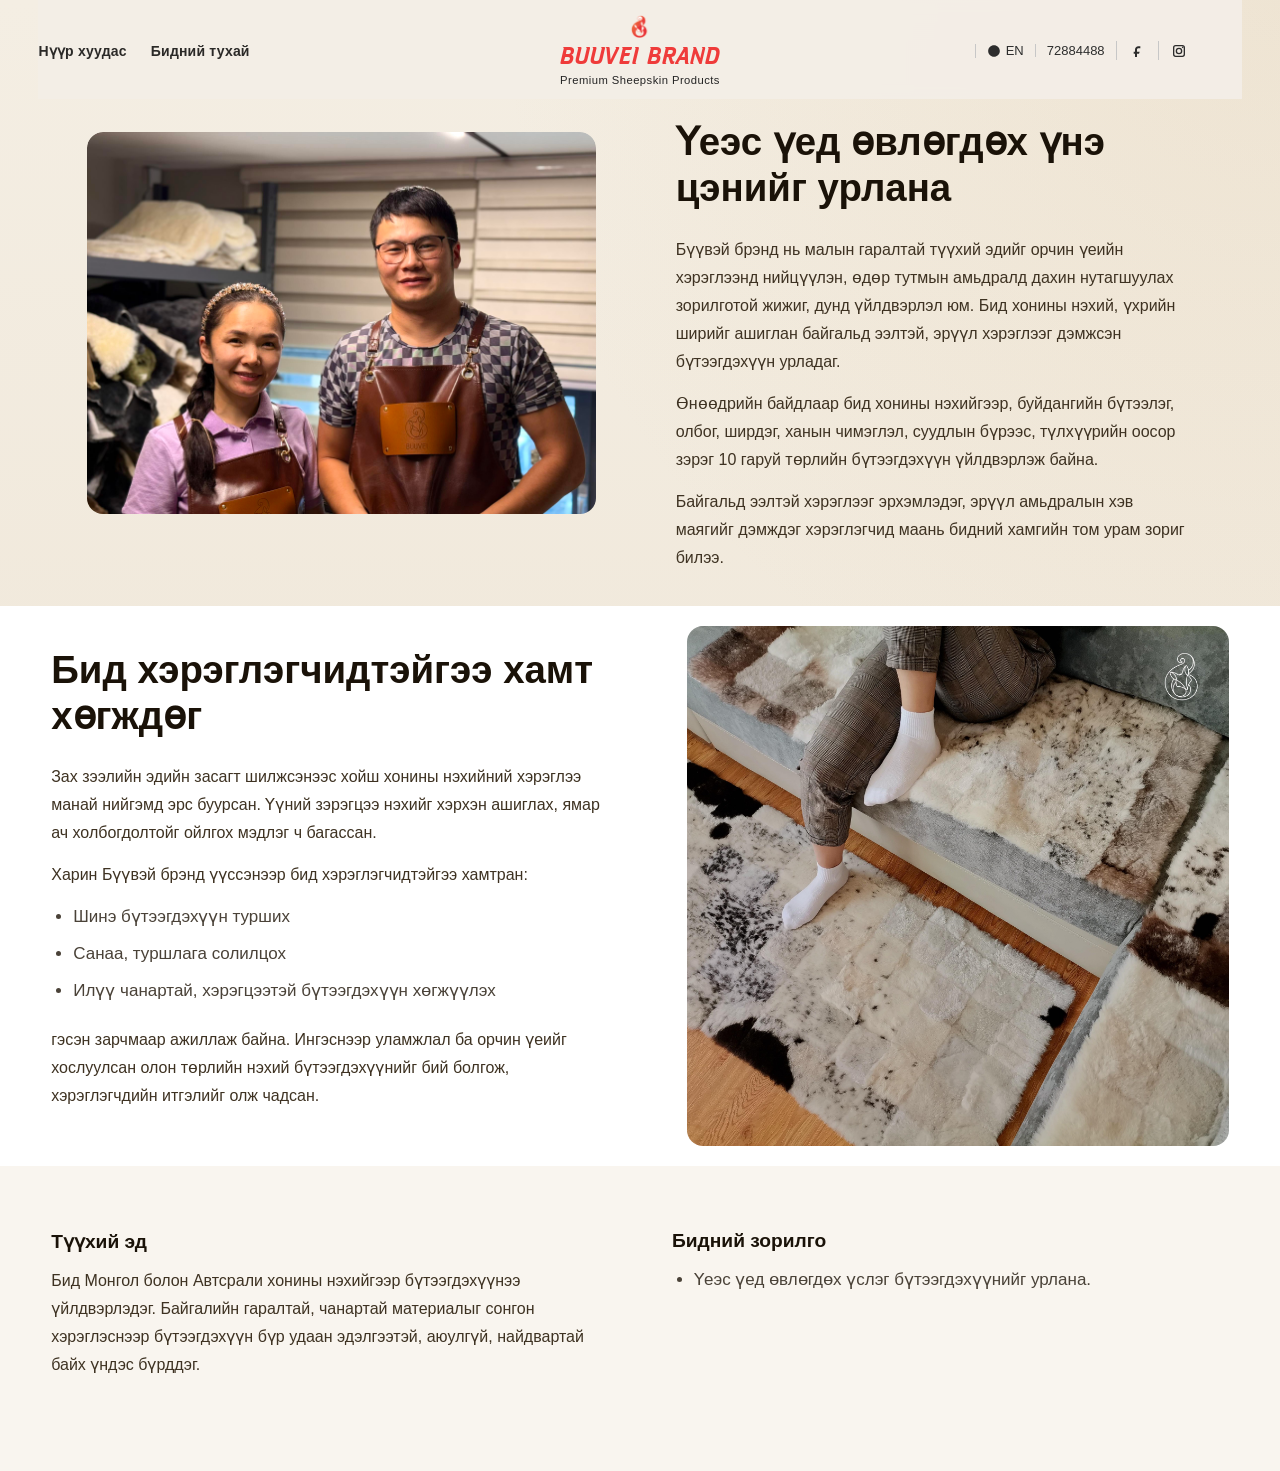
<file: about.html>
<!DOCTYPE html>
<html lang="mn">
<head>
<meta charset="UTF-8">
<meta name="viewport" content="width=device-width, initial-scale=1.0">
<title>Бидний тухай</title>
<link rel="stylesheet" href="style.css?v=20260423-2">
<script async src="https://www.googletagmanager.com/gtag/js?id=G-041994FE2D"></script>
<script>window.dataLayer=window.dataLayer||[];function gtag(){dataLayer.push(arguments);}gtag('js',new Date());gtag('config','G-041994FE2D');</script>
</head>
<body class="care-page">

<header class="site-header">
  <div class="header-row">
    <nav class="left-actions" aria-label="Үндсэн холбоосууд">
      <a href="index.html" class="top-btn">Нүүр хуудас</a>
      <a href="about.html" class="top-btn">Бидний тухай</a>
    </nav>

    <a href="index.html" class="brand-logo" aria-label="Buuveibrand home">
      <img src="images/WEBB.png" alt="" class="brand-logo-icon" aria-hidden="true">
      <span class="brand-logo-main">BUUVEI BRAND</span>
      <span class="brand-logo-sub">Premium Sheepskin Products</span>
    </a>

    <div class="top-right-meta">
      <button class="meta-item header-search" type="button" aria-label="Search"></button>
      <button id="page-lang-toggle-static" class="meta-item lang-toggle header-lang" type="button" aria-label="Switch language">
        <svg viewBox="0 0 24 24" role="img" aria-hidden="true">
          <path d="M12 2c5.5 0 10 4.5 10 10s-4.5 10-10 10S2 17.5 2 12 6.5 2 12 2zm6.9 9h-3.2a15.5 15.5 0 0 0-1.6-5.8A8.1 8.1 0 0 1 18.9 11zM12 4.1c.8 1.2 1.7 3.5 2.1 6.9H9.9c.4-3.4 1.3-5.7 2.1-6.9zM4.1 13h3.2c.1 2.1.7 4 1.6 5.8A8.1 8.1 0 0 1 4.1 13zm3.2-2H4.1a8.1 8.1 0 0 1 4.8-5.8A15.5 15.5 0 0 0 7.3 11zm1.9 2h5.6c-.4 3.4-1.3 5.7-2.1 6.9-.8-1.2-1.7-3.5-2.1-6.9zm6.5 5.8c.9-1.8 1.5-3.7 1.6-5.8h3.2a8.1 8.1 0 0 1-4.8 5.8z"/>
        </svg>
        <span id="page-lang-label-static">EN</span>
      </button>
      <a href="tel:72884488" class="meta-item header-phone">72884488</a>
      <a href="index.html" class="meta-item header-back">Сайт руу буцах</a>
      <a href="https://www.facebook.com/buuveibrand" class="meta-item icon-link header-social" aria-label="Facebook" target="_blank" rel="noopener noreferrer">
        <svg viewBox="0 0 24 24" role="img" aria-hidden="true">
          <path d="M14 8h3V5h-3c-2.8 0-5 2.2-5 5v3H7v3h2v5h3v-5h3l1-3h-4v-3c0-1.1.9-2 2-2z"/>
        </svg>
      </a>
      <a href="https://www.instagram.com/buuveibrand?fbclid=IwY2xjawRDEyJleHRuA2FlbQIxMABicmlkETFDMlBEdUVPVFBGSHlKV3B1c3J0YwZhcHBfaWQQMjIyMDM5MTc4ODIwMDg5MgABHiWa4m3_OocdbS2L8OJN90fkk9ZmabiwFGHY0OEbmjw9oY64QZDggwwXn1Qn_aem_8IoDPZeHyFaaOiZ6Iwt2mQ" class="meta-item icon-link header-social" aria-label="Instagram" target="_blank" rel="noopener noreferrer">
        <svg viewBox="0 0 24 24" role="img" aria-hidden="true">
          <path d="M12 7a5 5 0 1 0 0 10 5 5 0 0 0 0-10zm0 8a3 3 0 1 1 0-6 3 3 0 0 1 0 6z"/>
          <circle cx="17.5" cy="6.5" r="1.2"></circle>
          <path d="M7 3h10a4 4 0 0 1 4 4v10a4 4 0 0 1-4 4H7a4 4 0 0 1-4-4V7a4 4 0 0 1 4-4zm0 2a2 2 0 0 0-2 2v10a2 2 0 0 0 2 2h10a2 2 0 0 0 2-2V7a2 2 0 0 0-2-2H7z"/>
        </svg>
      </a>
    </div>

    <button class="menu-toggle" type="button" aria-label="Цэс нээх" aria-controls="mobile-menu" aria-expanded="false">
      <span></span>
      <span></span>
      <span></span>
    </button>
  </div>

  <nav id="mobile-menu" class="mobile-menu" aria-label="Гар утасны цэс">
    <a href="about.html" id="mobile-about" class="mobile-link">Бидний тухай</a>
    <a href="care.html" id="mobile-care" class="mobile-link">Цэвэрлэгээний заавар</a>
    <a href="tel:72884488" id="mobile-contact" class="mobile-link">Холбоо барих</a>
  </nav>
</header>

<section class="about-section" aria-labelledby="about-page-title">
  <div class="about-split">

    <!-- Left: image -->
    <div class="about-split-img-wrap">
      <img src="images/collague.jpg" alt="Buuveibrand collague" class="about-collague-img">
    </div>

    <!-- Right: text -->
    <div class="about-split-text">
      <h2 id="about-page-title">Үеэс үед өвлөгдөх үслэг бүтээгдэхүүнийг урлана</h2>
      <p id="about-intro-1">
        Бүүвэй брэнд нь малын гаралтай түүхий эдийг орчин үеийн хэрэглээнд нийцүүлэн, өдөр тутмын амьдралд дахин нутагшуулах зорилготой жижиг, дунд үйлдвэрлэл юм. Бид хонины нэхий, үхрийн ширийг ашиглан байгальд ээлтэй, эрүүл хэрэглээг дэмжсэн бүтээгдэхүүн урладаг.
      </p>
      <p id="about-intro-2">Өнөөдрийн байдлаар бид хонины нэхийгээр, буйдангийн бүтээлэг, олбог, ширдэг, ханын чимэглэл, суудлын бүрээс, түлхүүрийн оосор зэрэг 10 гаруй төрлийн бүтээгдэхүүн үйлдвэрлэж байна.</p>
      <span id="about-intro-3" hidden></span>
      <ul id="about-products-list" hidden></ul>
      <p id="about-intro-4">
        Байгальд ээлтэй хэрэглээг эрхэмлэдэг, эрүүл амьдралын хэв маягийг дэмждэг хэрэглэгчид маань бидний хамгийн том урам зориг билээ.
      </p>

    </div>

  </div>
</section>

<!-- Grow section: full-width, text left / image right -->
<section class="about-grow-section">
  <div class="about-grow-split">
    <div class="about-grow-text">
      <h2 id="about-grow-title">Бид хэрэглэгчидтэйгээ хамт хөгждөг</h2>
      <p id="about-grow-text-1">
        Зах зээлийн эдийн засагт шилжсэнээс хойш хонины нэхийний хэрэглээ манай нийгэмд эрс буурсан.
        Үүний зэрэгцээ нэхийг хэрхэн ашиглах, ямар ач холбогдолтойг ойлгох мэдлэг ч багассан.
      </p>
      <p id="about-grow-text-2">Харин Бүүвэй брэнд үүссэнээр бид хэрэглэгчидтэйгээ хамтран:</p>
      <ul id="about-grow-list" class="about-list">
        <li>Шинэ бүтээгдэхүүн турших</li>
        <li>Санаа, туршлага солилцох</li>
        <li>Илүү чанартай, хэрэгцээтэй бүтээгдэхүүн хөгжүүлэх</li>
      </ul>
      <p id="about-grow-text-3">
        гэсэн зарчмаар ажиллаж байна. Ингэснээр уламжлал ба орчин үеийг хослуулсан олон төрлийн нэхий бүтээгдэхүүнийг бий болгож,
        хэрэглэгчдийн итгэлийг олж чадсан.
      </p>
    </div>
    <div class="about-grow-img-wrap">
      <img src="images/sofa1.jpg" alt="Buuveibrand sofa" class="about-grow-img">
    </div>
  </div>
</section>

<!-- Materials & Goal bottom section -->
<section class="about-bottom-section">
  <div class="about-bottom-inner">
    <div class="about-bottom-block">
      <h3 id="about-materials-title">Түүхий эд</h3>
      <p id="about-materials-text">
        Бид Монгол болон Автсрали хонины нэхийгээр бүтээгдэхүүнээ үйлдвэрлэдэг.
        Байгалийн гаралтай, чанартай материалыг сонгон хэрэглэснээр бүтээгдэхүүн бүр удаан эдэлгээтэй,
        аюулгүй, найдвартай байх үндэс бүрддэг.
      </p>
    </div>
    <div class="about-bottom-block">
      <h3 id="about-goal-title">Бидний зорилго</h3>
      <ul id="about-goal-list" class="about-list">
        <li>Үеэс үед өвлөгдөх үслэг бүтээгдэхүүнийг урлана.</li>
      </ul>
    </div>
  </div>
</section>

<script src="static-pages-i18n.js?v=20260423-5"></script>

<!-- Facebook Messenger Customer Chat -->
<div id="fb-root"></div>
<div class="fb-customerchat"
  attribution="biz_inbox"
  page_id="100063544605151"
  theme_color="#8B4513"
  logged_in_greeting="Сайн байна уу! Танд хэрхэн туслах вэ?"
  logged_out_greeting="Сайн байна уу! Танд хэрхэн туслах вэ?"></div>
<script>
  window.fbAsyncInit = function() {
    FB.init({ xfbml: true, version: 'v19.0' });
  };
  (function(d, s, id) {
    var js, fjs = d.getElementsByTagName(s)[0];
    if (d.getElementById(id)) return;
    js = d.createElement(s); js.id = id;
    js.src = 'https://connect.facebook.net/mn_MN/sdk/xfbml.customerchat.js';
    fjs.parentNode.insertBefore(js, fjs);
  }(document, 'script', 'facebook-jssdk'));
</script>

</body>
</html>
</file>
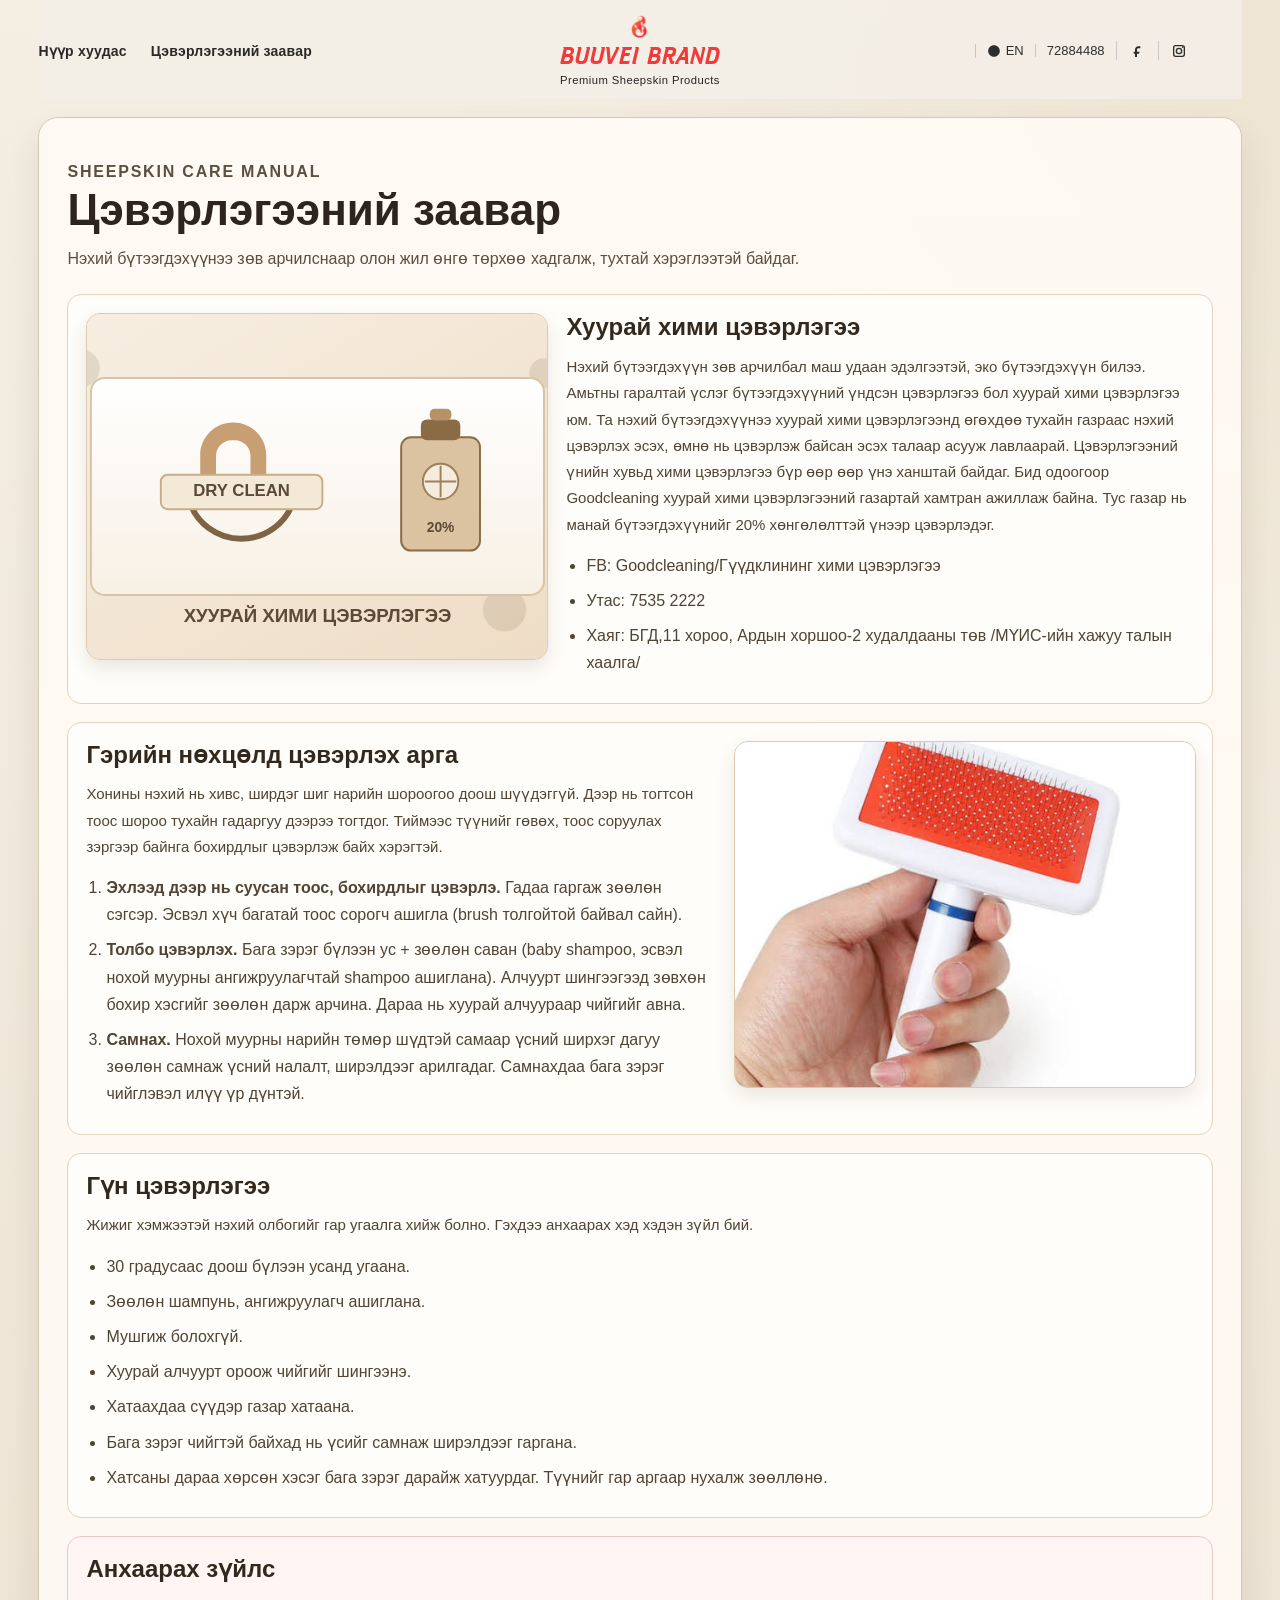
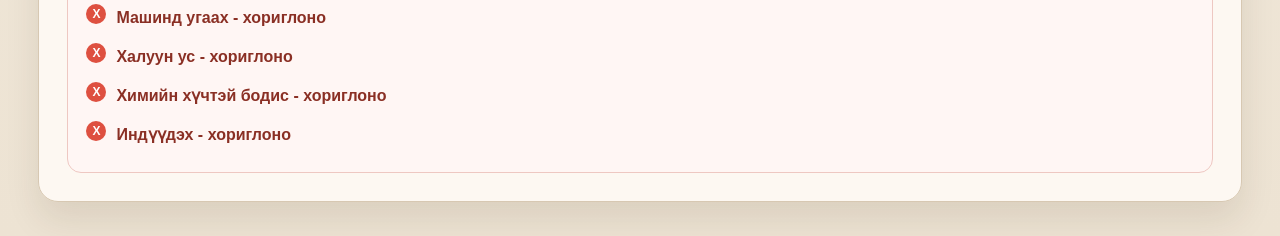
<file: care.html>
<!DOCTYPE html>
<html lang="mn">
<head>
<meta charset="UTF-8">
<meta name="viewport" content="width=device-width, initial-scale=1.0">
<title>Цэвэрлэгээний заавар</title>
<link rel="stylesheet" href="style.css?v=20260423-3">
<script async src="https://www.googletagmanager.com/gtag/js?id=G-041994FE2D"></script>
<script>window.dataLayer=window.dataLayer||[];function gtag(){dataLayer.push(arguments);}gtag('js',new Date());gtag('config','G-041994FE2D');</script>
</head>
<body class="care-page">

<header class="site-header">
  <div class="header-row">
    <nav class="left-actions" aria-label="Үндсэн холбоосууд">
      <a href="index.html" class="top-btn">Нүүр хуудас</a>
      <a href="care.html" class="top-btn">Цэвэрлэгээний заавар</a>
    </nav>

    <a href="index.html" class="brand-logo" aria-label="Buuveibrand home">
      <img src="images/WEBB.png" alt="" class="brand-logo-icon" aria-hidden="true">
      <span class="brand-logo-main">BUUVEI BRAND</span>
      <span class="brand-logo-sub">Premium Sheepskin Products</span>
    </a>

    <div class="top-right-meta">
      <button class="meta-item header-search" type="button" aria-label="Search"></button>
      <button id="page-lang-toggle-static" class="meta-item lang-toggle header-lang" type="button" aria-label="Switch language">
        <svg viewBox="0 0 24 24" role="img" aria-hidden="true">
          <path d="M12 2c5.5 0 10 4.5 10 10s-4.5 10-10 10S2 17.5 2 12 6.5 2 12 2zm6.9 9h-3.2a15.5 15.5 0 0 0-1.6-5.8A8.1 8.1 0 0 1 18.9 11zM12 4.1c.8 1.2 1.7 3.5 2.1 6.9H9.9c.4-3.4 1.3-5.7 2.1-6.9zM4.1 13h3.2c.1 2.1.7 4 1.6 5.8A8.1 8.1 0 0 1 4.1 13zm3.2-2H4.1a8.1 8.1 0 0 1 4.8-5.8A15.5 15.5 0 0 0 7.3 11zm1.9 2h5.6c-.4 3.4-1.3 5.7-2.1 6.9-.8-1.2-1.7-3.5-2.1-6.9zm6.5 5.8c.9-1.8 1.5-3.7 1.6-5.8h3.2a8.1 8.1 0 0 1-4.8 5.8z"/>
        </svg>
        <span id="page-lang-label-static">EN</span>
      </button>
      <a href="tel:72884488" class="meta-item header-phone">72884488</a>
      <a href="index.html" class="meta-item header-back">Сайт руу буцах</a>
      <a href="https://www.facebook.com/buuveibrand" class="meta-item icon-link header-social" aria-label="Facebook" target="_blank" rel="noopener noreferrer">
        <svg viewBox="0 0 24 24" role="img" aria-hidden="true">
          <path d="M14 8h3V5h-3c-2.8 0-5 2.2-5 5v3H7v3h2v5h3v-5h3l1-3h-4v-3c0-1.1.9-2 2-2z"/>
        </svg>
      </a>
      <a href="https://www.instagram.com/buuveibrand?fbclid=IwY2xjawRDEyJleHRuA2FlbQIxMABicmlkETFDMlBEdUVPVFBGSHlKV3B1c3J0YwZhcHBfaWQQMjIyMDM5MTc4ODIwMDg5MgABHiWa4m3_OocdbS2L8OJN90fkk9ZmabiwFGHY0OEbmjw9oY64QZDggwwXn1Qn_aem_8IoDPZeHyFaaOiZ6Iwt2mQ" class="meta-item icon-link header-social" aria-label="Instagram" target="_blank" rel="noopener noreferrer">
        <svg viewBox="0 0 24 24" role="img" aria-hidden="true">
          <path d="M12 7a5 5 0 1 0 0 10 5 5 0 0 0 0-10zm0 8a3 3 0 1 1 0-6 3 3 0 0 1 0 6z"/>
          <circle cx="17.5" cy="6.5" r="1.2"></circle>
          <path d="M7 3h10a4 4 0 0 1 4 4v10a4 4 0 0 1-4 4H7a4 4 0 0 1-4-4V7a4 4 0 0 1 4-4zm0 2a2 2 0 0 0-2 2v10a2 2 0 0 0 2 2h10a2 2 0 0 0 2-2V7a2 2 0 0 0-2-2H7z"/>
        </svg>
      </a>
    </div>

    <button class="menu-toggle" type="button" aria-label="Цэс нээх" aria-controls="mobile-menu" aria-expanded="false">
      <span></span>
      <span></span>
      <span></span>
    </button>
  </div>

  <nav id="mobile-menu" class="mobile-menu" aria-label="Гар утасны цэс">
    <a href="about.html" id="mobile-about" class="mobile-link">Бидний тухай</a>
    <a href="care.html" id="mobile-care" class="mobile-link">Цэвэрлэгээний заавар</a>
    <a href="tel:72884488" id="mobile-contact" class="mobile-link">Холбоо барих</a>
  </nav>
</header>

<main class="care-main">
  <section id="care-guide" class="care-guide" aria-labelledby="care-guide-title">
    <div class="care-guide-head">
      <p class="care-kicker">Sheepskin Care Manual</p>
      <h2 id="care-guide-title">Цэвэрлэгээний заавар</h2>
      <p>Нэхий бүтээгдэхүүнээ зөв арчилснаар олон жил өнгө төрхөө хадгалж, тухтай хэрэглээтэй байдаг.</p>
    </div>

    <article class="care-block care-block-media">
      <div class="care-media-frame">
        <img src="images/dry-cleaning.svg" alt="Хуурай хими цэвэрлэгээний зураг">
      </div>
      <div class="care-block-content">
        <h3>Хуурай хими цэвэрлэгээ</h3>
        <p>
          Нэхий бүтээгдэхүүн зөв арчилбал маш удаан эдэлгээтэй, эко бүтээгдэхүүн билээ.
          Амьтны гаралтай үслэг бүтээгдэхүүний үндсэн цэвэрлэгээ бол хуурай хими цэвэрлэгээ юм.
          Та нэхий бүтээгдэхүүнээ хуурай хими цэвэрлэгээнд өгөхдөө тухайн газраас нэхий цэвэрлэх эсэх,
          өмнө нь цэвэрлэж байсан эсэх талаар асууж лавлаарай.
          Цэвэрлэгээний үнийн хувьд хими цэвэрлэгээ бүр өөр өөр үнэ ханштай байдаг.
          Бид одоогоор Goodcleaning хуурай хими цэвэрлэгээний газартай хамтран ажиллаж байна.
          Тус газар нь манай бүтээгдэхүүнийг 20% хөнгөлөлттэй үнээр цэвэрлэдэг.
        </p>
        <ul class="care-contact-list">
          <li><strong>FB:</strong> Goodcleaning/Гүүдклининг хими цэвэрлэгээ</li>
          <li><strong>Утас:</strong> 7535 2222</li>
          <li><strong>Хаяг:</strong> БГД,11 хороо, Ардын хоршоо-2 худалдааны төв /МҮИС-ийн хажуу талын хаалга/</li>
        </ul>
      </div>
    </article>

    <article class="care-block care-block-media media-right">
      <div class="care-media-frame">
        <img src="images/PETCOMS.jpg" alt="Нохой муурны нарийн шүдтэй самны зураг">
      </div>
      <div class="care-block-content">
        <h3>Гэрийн нөхцөлд цэвэрлэх арга</h3>
        <p>
          Хонины нэхий нь хивс, ширдэг шиг нарийн шороогоо доош шүүдэггүй.
          Дээр нь тогтсон тоос шороо тухайн гадаргуу дээрээ тогтдог.
          Тиймээс түүнийг гөвөх, тоос соруулах зэргээр байнга бохирдлыг цэвэрлэж байх хэрэгтэй.
        </p>
        <ol class="care-steps">
          <li>
            <strong>Эхлээд дээр нь суусан тоос, бохирдлыг цэвэрлэ.</strong>
            Гадаа гаргаж зөөлөн сэгсэр. Эсвэл хүч багатай тоос сорогч ашигла (brush толгойтой байвал сайн).
          </li>
          <li>
            <strong>Толбо цэвэрлэх.</strong>
            Бага зэрэг бүлээн ус + зөөлөн саван (baby shampoo, эсвэл нохой муурны ангижруулагчтай shampoo ашиглана).
            Алчуурт шингээгээд зөвхөн бохир хэсгийг зөөлөн дарж арчина. Дараа нь хуурай алчуураар чийгийг авна.
          </li>
          <li>
            <strong>Самнах.</strong>
            Нохой муурны нарийн төмөр шүдтэй самаар үсний ширхэг дагуу зөөлөн самнаж
            үсний налалт, ширэлдээг арилгадаг. Самнахдаа бага зэрэг чийглэвэл илүү үр дүнтэй.
          </li>
        </ol>
      </div>
    </article>

    <article class="care-block">
      <h3>Гүн цэвэрлэгээ</h3>
      <p>Жижиг хэмжээтэй нэхий олбогийг гар угаалга хийж болно. Гэхдээ анхаарах хэд хэдэн зүйл бий.</p>
      <ul class="care-bullets">
        <li>30 градусаас доош бүлээн усанд угаана.</li>
        <li>Зөөлөн шампунь, ангижруулагч ашиглана.</li>
        <li>Мушгиж болохгүй.</li>
        <li>Хуурай алчуурт ороож чийгийг шингээнэ.</li>
        <li>Хатаахдаа сүүдэр газар хатаана.</li>
        <li>Бага зэрэг чийгтэй байхад нь үсийг самнаж ширэлдээг гаргана.</li>
        <li>Хатсаны дараа хөрсөн хэсэг бага зэрэг дарайж хатуурдаг. Түүнийг гар аргаар нухалж зөөллөнө.</li>
      </ul>
    </article>

    <article class="care-block caution">
      <h3>Анхаарах зүйлс</h3>
      <ul class="care-caution-list">
        <li>Машинд угаах - хориглоно</li>
        <li>Халуун ус - хориглоно</li>
        <li>Химийн хүчтэй бодис - хориглоно</li>
        <li>Индүүдэх - хориглоно</li>
      </ul>
    </article>
  </section>
</main>

<script src="static-pages-i18n.js?v=20260423-5"></script>

<!-- Facebook Messenger Customer Chat -->
<div id="fb-root"></div>
<div class="fb-customerchat"
  attribution="biz_inbox"
  page_id="100063544605151"
  theme_color="#8B4513"
  logged_in_greeting="Сайн байна уу! Танд хэрхэн туслах вэ?"
  logged_out_greeting="Сайн байна уу! Танд хэрхэн туслах вэ?"></div>
<script>
  window.fbAsyncInit = function() {
    FB.init({ xfbml: true, version: 'v19.0' });
  };
  (function(d, s, id) {
    var js, fjs = d.getElementsByTagName(s)[0];
    if (d.getElementById(id)) return;
    js = d.createElement(s); js.id = id;
    js.src = 'https://connect.facebook.net/mn_MN/sdk/xfbml.customerchat.js';
    fjs.parentNode.insertBefore(js, fjs);
  }(document, 'script', 'facebook-jssdk'));
</script>

</body>
</html>
</file>
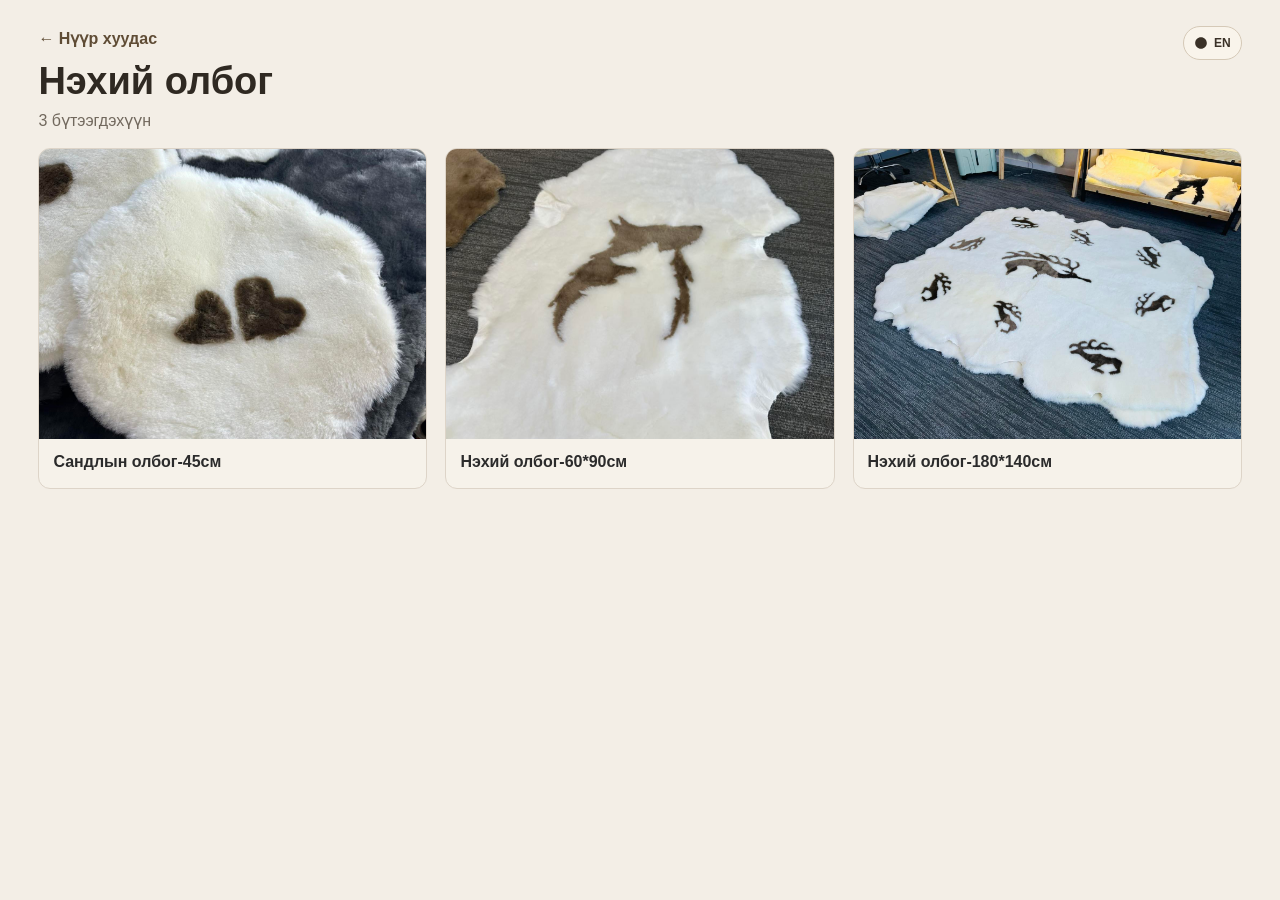
<file: category.html>
<!DOCTYPE html>
<html lang="mn">
<head>
  <meta charset="UTF-8">
  <meta name="viewport" content="width=device-width, initial-scale=1.0">
  <title>Бүтээгдэхүүний ангилал</title>
  <link rel="stylesheet" href="product-pages.css?v=20260408-1">
</head>
<body>
  <main class="page-wrap">
    <header class="page-header">
      <div class="header-tools">
        <a id="back-home-link" href="index.html" class="back-link">← Нүүр хуудас</a>
        <button id="page-lang-toggle" class="lang-toggle-page" type="button" aria-label="Switch language">
          <svg viewBox="0 0 24 24" role="img" aria-hidden="true">
            <path d="M12 2c5.5 0 10 4.5 10 10s-4.5 10-10 10S2 17.5 2 12 6.5 2 12 2zm6.9 9h-3.2a15.5 15.5 0 0 0-1.6-5.8A8.1 8.1 0 0 1 18.9 11zM12 4.1c.8 1.2 1.7 3.5 2.1 6.9H9.9c.4-3.4 1.3-5.7 2.1-6.9zM4.1 13h3.2c.1 2.1.7 4 1.6 5.8A8.1 8.1 0 0 1 4.1 13zm3.2-2H4.1a8.1 8.1 0 0 1 4.8-5.8A15.5 15.5 0 0 0 7.3 11zm1.9 2h5.6c-.4 3.4-1.3 5.7-2.1 6.9-.8-1.2-1.7-3.5-2.1-6.9zm6.5 5.8c.9-1.8 1.5-3.7 1.6-5.8h3.2a8.1 8.1 0 0 1-4.8 5.8z"/>
          </svg>
          <span id="page-lang-label">EN</span>
        </button>
      </div>
      <h1 id="category-title">Бүтээгдэхүүн</h1>
      <p id="category-subtitle" class="subtitle">3 бүтээгдэхүүн</p>
    </header>

    <section>
      <div id="poster-grid" class="poster-grid"></div>
    </section>
  </main>

  <script src="product-data.js?v=20260410-4"></script>
  <script src="category.js?v=20260410-3"></script>
<!-- Facebook Messenger Customer Chat -->
<div id="fb-root"></div>
<div class="fb-customerchat"
  attribution="biz_inbox"
  page_id="100063544605151"
  theme_color="#8B4513"
  logged_in_greeting="Сайн байна уу! Танд хэрхэн туслах вэ?"
  logged_out_greeting="Сайн байна уу! Танд хэрхэн туслах вэ?"></div>
<script>
  window.fbAsyncInit = function() {
    FB.init({ xfbml: true, version: 'v19.0' });
  };
  (function(d, s, id) {
    var js, fjs = d.getElementsByTagName(s)[0];
    if (d.getElementById(id)) return;
    js = d.createElement(s); js.id = id;
    js.src = 'https://connect.facebook.net/mn_MN/sdk/xfbml.customerchat.js';
    fjs.parentNode.insertBefore(js, fjs);
  }(document, 'script', 'facebook-jssdk'));
</script>

</body>
</html>
</file>
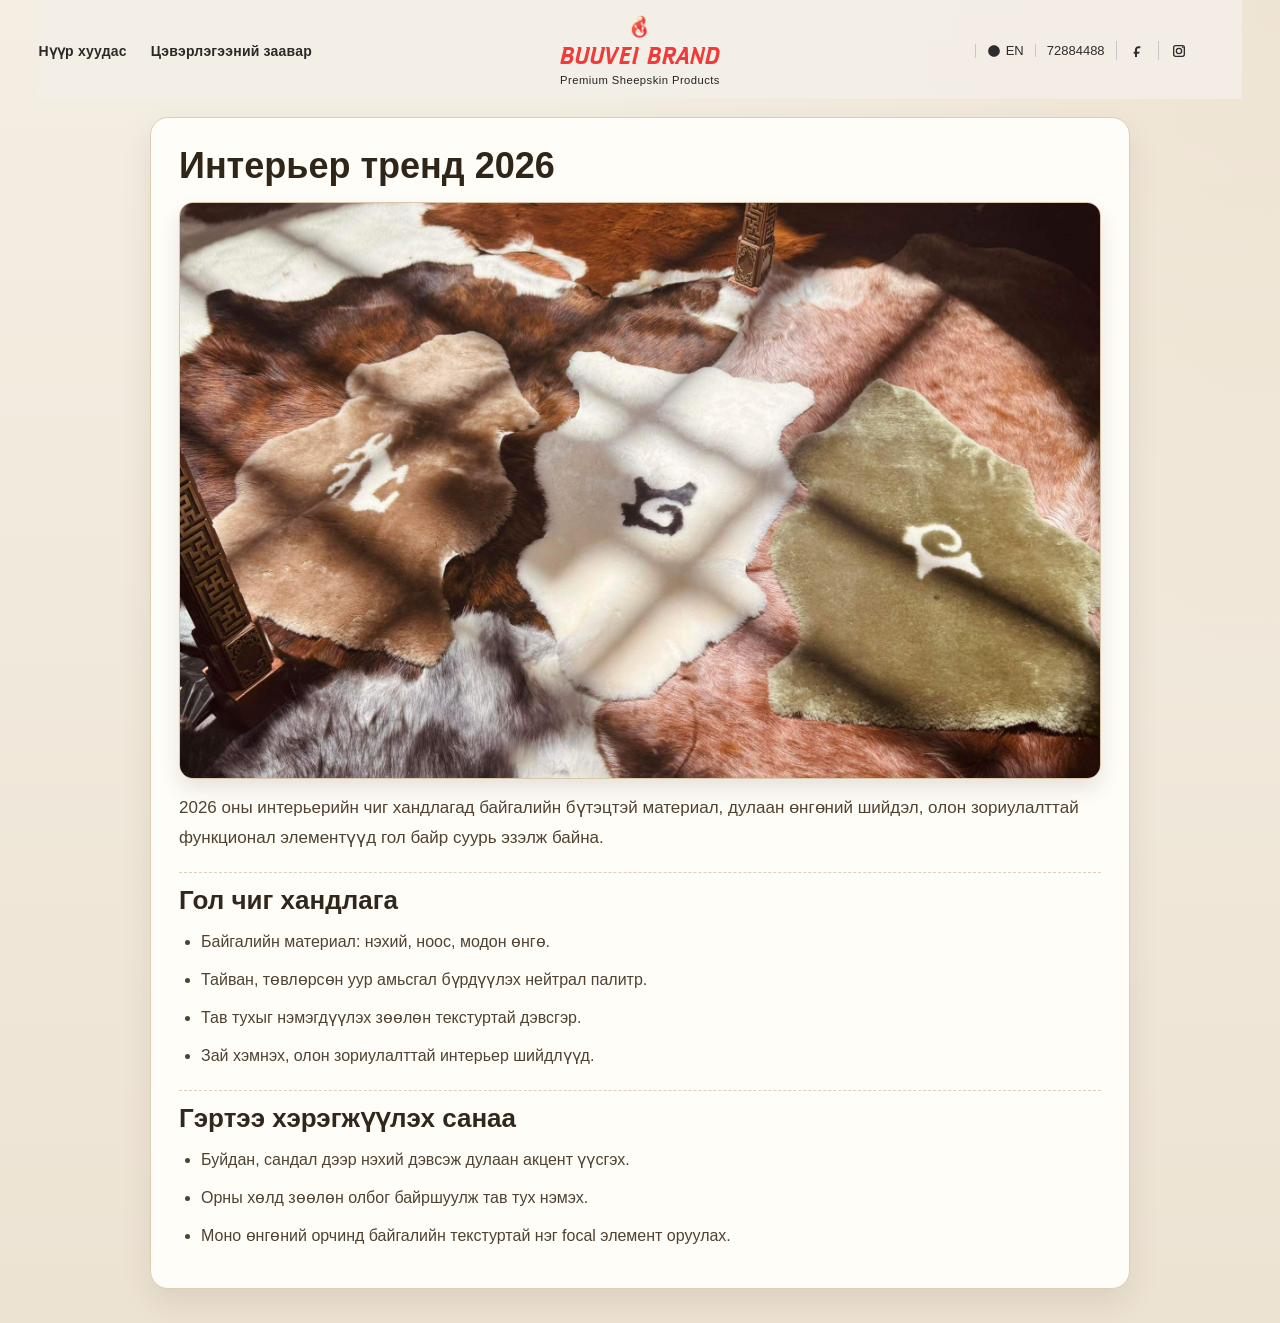
<file: news-interior-trend-2026.html>
<!DOCTYPE html>
<html lang="mn">
<head>
<meta charset="UTF-8">
<meta name="viewport" content="width=device-width, initial-scale=1.0">
<title>Интерьер тренд 2026</title>
<link rel="stylesheet" href="style.css?v=20260423-3">
<script async src="https://www.googletagmanager.com/gtag/js?id=G-041994FE2D"></script>
<script>window.dataLayer=window.dataLayer||[];function gtag(){dataLayer.push(arguments);}gtag('js',new Date());gtag('config','G-041994FE2D');</script>
</head>
<body class="care-page">

<header class="site-header">
  <div class="header-row">
    <nav class="left-actions" aria-label="Үндсэн холбоосууд">
      <a href="index.html" class="top-btn">Нүүр хуудас</a>
      <a href="care.html" class="top-btn">Цэвэрлэгээний заавар</a>
    </nav>

    <a href="index.html" class="brand-logo" aria-label="Buuveibrand home">
      <img src="images/WEBB.png" alt="" class="brand-logo-icon" aria-hidden="true">
      <span class="brand-logo-main">BUUVEI BRAND</span>
      <span class="brand-logo-sub">Premium Sheepskin Products</span>
    </a>

    <div class="top-right-meta">
      <button class="meta-item header-search" type="button" aria-label="Search"></button>
      <button id="page-lang-toggle-static" class="meta-item lang-toggle header-lang" type="button" aria-label="Switch language">
        <svg viewBox="0 0 24 24" role="img" aria-hidden="true">
          <path d="M12 2c5.5 0 10 4.5 10 10s-4.5 10-10 10S2 17.5 2 12 6.5 2 12 2zm6.9 9h-3.2a15.5 15.5 0 0 0-1.6-5.8A8.1 8.1 0 0 1 18.9 11zM12 4.1c.8 1.2 1.7 3.5 2.1 6.9H9.9c.4-3.4 1.3-5.7 2.1-6.9zM4.1 13h3.2c.1 2.1.7 4 1.6 5.8A8.1 8.1 0 0 1 4.1 13zm3.2-2H4.1a8.1 8.1 0 0 1 4.8-5.8A15.5 15.5 0 0 0 7.3 11zm1.9 2h5.6c-.4 3.4-1.3 5.7-2.1 6.9-.8-1.2-1.7-3.5-2.1-6.9zm6.5 5.8c.9-1.8 1.5-3.7 1.6-5.8h3.2a8.1 8.1 0 0 1-4.8 5.8z"/>
        </svg>
        <span id="page-lang-label-static">EN</span>
      </button>
      <a href="index.html" class="meta-item header-back">Сайт руу буцах</a>
      <a href="tel:72884488" class="meta-item header-phone">72884488</a>
      <a href="https://www.facebook.com/buuveibrand" class="meta-item icon-link header-social" aria-label="Facebook" target="_blank" rel="noopener noreferrer">
        <svg viewBox="0 0 24 24" role="img" aria-hidden="true">
          <path d="M14 8h3V5h-3c-2.8 0-5 2.2-5 5v3H7v3h2v5h3v-5h3l1-3h-4v-3c0-1.1.9-2 2-2z"/>
        </svg>
      </a>
      <a href="https://www.instagram.com/buuveibrand?fbclid=IwY2xjawRDEyJleHRuA2FlbQIxMABicmlkETFDMlBEdUVPVFBGSHlKV3B1c3J0YwZhcHBfaWQQMjIyMDM5MTc4ODIwMDg5MgABHiWa4m3_OocdbS2L8OJN90fkk9ZmabiwFGHY0OEbmjw9oY64QZDggwwXn1Qn_aem_8IoDPZeHyFaaOiZ6Iwt2mQ" class="meta-item icon-link header-social" aria-label="Instagram" target="_blank" rel="noopener noreferrer">
        <svg viewBox="0 0 24 24" role="img" aria-hidden="true">
          <path d="M12 7a5 5 0 1 0 0 10 5 5 0 0 0 0-10zm0 8a3 3 0 1 1 0-6 3 3 0 0 1 0 6z"/>
          <circle cx="17.5" cy="6.5" r="1.2"></circle>
          <path d="M7 3h10a4 4 0 0 1 4 4v10a4 4 0 0 1-4 4H7a4 4 0 0 1-4-4V7a4 4 0 0 1 4-4zm0 2a2 2 0 0 0-2 2v10a2 2 0 0 0 2 2h10a2 2 0 0 0 2-2V7a2 2 0 0 0-2-2H7z"/>
        </svg>
      </a>
    </div>

    <button class="menu-toggle" type="button" aria-label="Цэс нээх" aria-controls="mobile-menu" aria-expanded="false">
      <span></span>
      <span></span>
      <span></span>
    </button>
  </div>

  <nav id="mobile-menu" class="mobile-menu" aria-label="Гар утасны цэс">
    <a href="about.html" id="mobile-about" class="mobile-link">Бидний тухай</a>
    <a href="care.html" id="mobile-care" class="mobile-link">Цэвэрлэгээний заавар</a>
    <a href="tel:72884488" id="mobile-contact" class="mobile-link">Холбоо барих</a>
  </nav>
</header>

<main class="news-article-main">
  <article class="news-article-card">
    <h1>Интерьер тренд 2026</h1>
    <figure class="news-article-hero-media">
      <img src="images/nehii-olbog.jpg" alt="Интерьер тренд 2026">
    </figure>
    <p class="news-article-intro">
      2026 оны интерьерийн чиг хандлагад байгалийн бүтэцтэй материал, дулаан өнгөний шийдэл,
      олон зориулалттай функционал элементүүд гол байр суурь эзэлж байна.
    </p>

    <section class="news-article-section">
      <h2>Гол чиг хандлага</h2>
      <ul>
        <li>Байгалийн материал: нэхий, ноос, модон өнгө.</li>
        <li>Тайван, төвлөрсөн уур амьсгал бүрдүүлэх нейтрал палитр.</li>
        <li>Тав тухыг нэмэгдүүлэх зөөлөн текстуртай дэвсгэр.</li>
        <li>Зай хэмнэх, олон зориулалттай интерьер шийдлүүд.</li>
      </ul>
    </section>

    <section class="news-article-section">
      <h2>Гэртээ хэрэгжүүлэх санаа</h2>
      <ul>
        <li>Буйдан, сандал дээр нэхий дэвсэж дулаан акцент үүсгэх.</li>
        <li>Орны хөлд зөөлөн олбог байршуулж тав тух нэмэх.</li>
        <li>Моно өнгөний орчинд байгалийн текстуртай нэг focal элемент оруулах.</li>
      </ul>
    </section>
  </article>
</main>

<script src="static-pages-i18n.js?v=20260423-5"></script>

<!-- Facebook Messenger Customer Chat -->
<div id="fb-root"></div>
<div class="fb-customerchat"
  attribution="biz_inbox"
  page_id="100063544605151"
  theme_color="#8B4513"
  logged_in_greeting="Сайн байна уу! Танд хэрхэн туслах вэ?"
  logged_out_greeting="Сайн байна уу! Танд хэрхэн туслах вэ?"></div>
<script>
  window.fbAsyncInit = function() {
    FB.init({ xfbml: true, version: 'v19.0' });
  };
  (function(d, s, id) {
    var js, fjs = d.getElementsByTagName(s)[0];
    if (d.getElementById(id)) return;
    js = d.createElement(s); js.id = id;
    js.src = 'https://connect.facebook.net/mn_MN/sdk/xfbml.customerchat.js';
    fjs.parentNode.insertBefore(js, fjs);
  }(document, 'script', 'facebook-jssdk'));
</script>

</body>
</html>
</file>
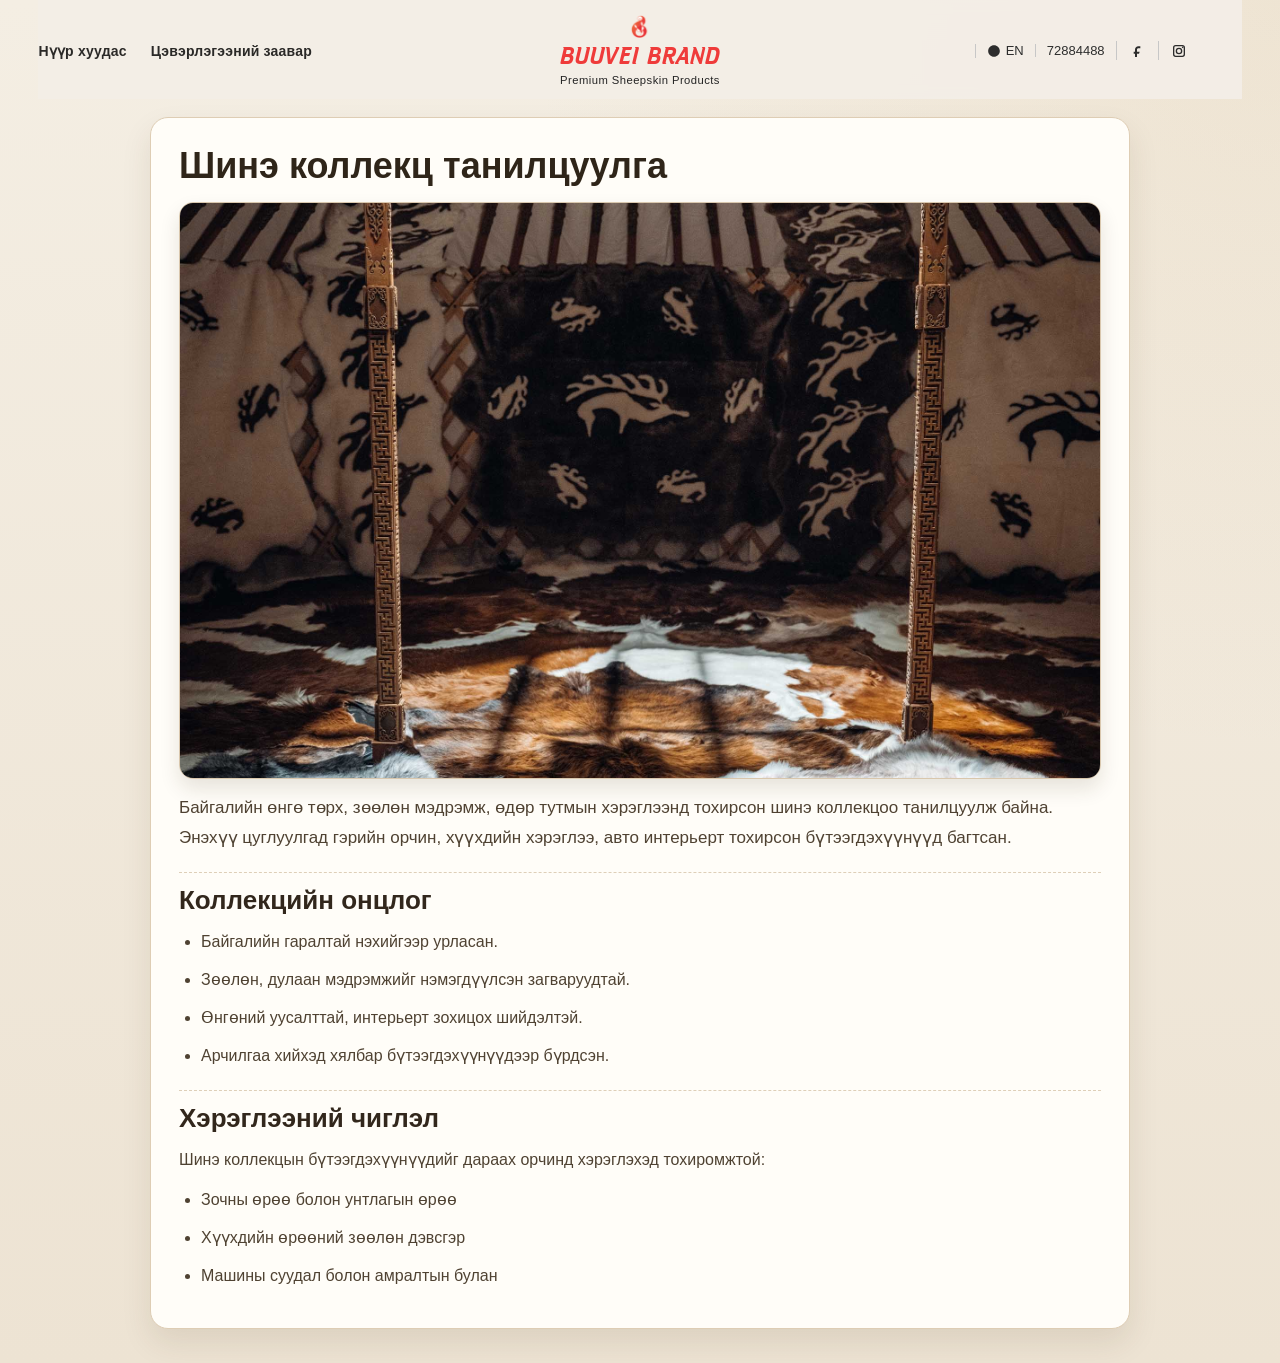
<file: news-new-collection.html>
<!DOCTYPE html>
<html lang="mn">
<head>
<meta charset="UTF-8">
<meta name="viewport" content="width=device-width, initial-scale=1.0">
<title>Шинэ коллекц танилцуулга</title>
<link rel="stylesheet" href="style.css?v=20260423-3">
<script async src="https://www.googletagmanager.com/gtag/js?id=G-041994FE2D"></script>
<script>window.dataLayer=window.dataLayer||[];function gtag(){dataLayer.push(arguments);}gtag('js',new Date());gtag('config','G-041994FE2D');</script>
</head>
<body class="care-page">

<header class="site-header">
  <div class="header-row">
    <nav class="left-actions" aria-label="Үндсэн холбоосууд">
      <a href="index.html" class="top-btn">Нүүр хуудас</a>
      <a href="care.html" class="top-btn">Цэвэрлэгээний заавар</a>
    </nav>

    <a href="index.html" class="brand-logo" aria-label="Buuveibrand home">
      <img src="images/WEBB.png" alt="" class="brand-logo-icon" aria-hidden="true">
      <span class="brand-logo-main">BUUVEI BRAND</span>
      <span class="brand-logo-sub">Premium Sheepskin Products</span>
    </a>

    <div class="top-right-meta">
      <button class="meta-item header-search" type="button" aria-label="Search"></button>
      <button id="page-lang-toggle-static" class="meta-item lang-toggle header-lang" type="button" aria-label="Switch language">
        <svg viewBox="0 0 24 24" role="img" aria-hidden="true">
          <path d="M12 2c5.5 0 10 4.5 10 10s-4.5 10-10 10S2 17.5 2 12 6.5 2 12 2zm6.9 9h-3.2a15.5 15.5 0 0 0-1.6-5.8A8.1 8.1 0 0 1 18.9 11zM12 4.1c.8 1.2 1.7 3.5 2.1 6.9H9.9c.4-3.4 1.3-5.7 2.1-6.9zM4.1 13h3.2c.1 2.1.7 4 1.6 5.8A8.1 8.1 0 0 1 4.1 13zm3.2-2H4.1a8.1 8.1 0 0 1 4.8-5.8A15.5 15.5 0 0 0 7.3 11zm1.9 2h5.6c-.4 3.4-1.3 5.7-2.1 6.9-.8-1.2-1.7-3.5-2.1-6.9zm6.5 5.8c.9-1.8 1.5-3.7 1.6-5.8h3.2a8.1 8.1 0 0 1-4.8 5.8z"/>
        </svg>
        <span id="page-lang-label-static">EN</span>
      </button>
      <a href="index.html" class="meta-item header-back">Сайт руу буцах</a>
      <a href="tel:72884488" class="meta-item header-phone">72884488</a>
      <a href="https://www.facebook.com/buuveibrand" class="meta-item icon-link header-social" aria-label="Facebook" target="_blank" rel="noopener noreferrer">
        <svg viewBox="0 0 24 24" role="img" aria-hidden="true">
          <path d="M14 8h3V5h-3c-2.8 0-5 2.2-5 5v3H7v3h2v5h3v-5h3l1-3h-4v-3c0-1.1.9-2 2-2z"/>
        </svg>
      </a>
      <a href="https://www.instagram.com/buuveibrand?fbclid=IwY2xjawRDEyJleHRuA2FlbQIxMABicmlkETFDMlBEdUVPVFBGSHlKV3B1c3J0YwZhcHBfaWQQMjIyMDM5MTc4ODIwMDg5MgABHiWa4m3_OocdbS2L8OJN90fkk9ZmabiwFGHY0OEbmjw9oY64QZDggwwXn1Qn_aem_8IoDPZeHyFaaOiZ6Iwt2mQ" class="meta-item icon-link header-social" aria-label="Instagram" target="_blank" rel="noopener noreferrer">
        <svg viewBox="0 0 24 24" role="img" aria-hidden="true">
          <path d="M12 7a5 5 0 1 0 0 10 5 5 0 0 0 0-10zm0 8a3 3 0 1 1 0-6 3 3 0 0 1 0 6z"/>
          <circle cx="17.5" cy="6.5" r="1.2"></circle>
          <path d="M7 3h10a4 4 0 0 1 4 4v10a4 4 0 0 1-4 4H7a4 4 0 0 1-4-4V7a4 4 0 0 1 4-4zm0 2a2 2 0 0 0-2 2v10a2 2 0 0 0 2 2h10a2 2 0 0 0 2-2V7a2 2 0 0 0-2-2H7z"/>
        </svg>
      </a>
    </div>

    <button class="menu-toggle" type="button" aria-label="Цэс нээх" aria-controls="mobile-menu" aria-expanded="false">
      <span></span>
      <span></span>
      <span></span>
    </button>
  </div>

  <nav id="mobile-menu" class="mobile-menu" aria-label="Гар утасны цэс">
    <a href="about.html" id="mobile-about" class="mobile-link">Бидний тухай</a>
    <a href="care.html" id="mobile-care" class="mobile-link">Цэвэрлэгээний заавар</a>
    <a href="tel:72884488" id="mobile-contact" class="mobile-link">Холбоо барих</a>
  </nav>
</header>

<main class="news-article-main">
  <article class="news-article-card">
    <h1>Шинэ коллекц танилцуулга</h1>
    <figure class="news-article-hero-media">
      <img src="images/newcollection.jpg" alt="Шинэ коллекцын зураг">
    </figure>
    <p class="news-article-intro">
      Байгалийн өнгө төрх, зөөлөн мэдрэмж, өдөр тутмын хэрэглээнд тохирсон шинэ коллекцоо танилцуулж байна.
      Энэхүү цуглуулгад гэрийн орчин, хүүхдийн хэрэглээ, авто интерьерт тохирсон бүтээгдэхүүнүүд багтсан.
    </p>

    <section class="news-article-section">
      <h2>Коллекцийн онцлог</h2>
      <ul>
        <li>Байгалийн гаралтай нэхийгээр урласан.</li>
        <li>Зөөлөн, дулаан мэдрэмжийг нэмэгдүүлсэн загваруудтай.</li>
        <li>Өнгөний уусалттай, интерьерт зохицох шийдэлтэй.</li>
        <li>Арчилгаа хийхэд хялбар бүтээгдэхүүнүүдээр бүрдсэн.</li>
      </ul>
    </section>

    <section class="news-article-section">
      <h2>Хэрэглээний чиглэл</h2>
      <p>Шинэ коллекцын бүтээгдэхүүнүүдийг дараах орчинд хэрэглэхэд тохиромжтой:</p>
      <ul>
        <li>Зочны өрөө болон унтлагын өрөө</li>
        <li>Хүүхдийн өрөөний зөөлөн дэвсгэр</li>
        <li>Машины суудал болон амралтын булан</li>
      </ul>
    </section>
  </article>
</main>

<script src="static-pages-i18n.js?v=20260423-5"></script>

<!-- Facebook Messenger Customer Chat -->
<div id="fb-root"></div>
<div class="fb-customerchat"
  attribution="biz_inbox"
  page_id="100063544605151"
  theme_color="#8B4513"
  logged_in_greeting="Сайн байна уу! Танд хэрхэн туслах вэ?"
  logged_out_greeting="Сайн байна уу! Танд хэрхэн туслах вэ?"></div>
<script>
  window.fbAsyncInit = function() {
    FB.init({ xfbml: true, version: 'v19.0' });
  };
  (function(d, s, id) {
    var js, fjs = d.getElementsByTagName(s)[0];
    if (d.getElementById(id)) return;
    js = d.createElement(s); js.id = id;
    js.src = 'https://connect.facebook.net/mn_MN/sdk/xfbml.customerchat.js';
    fjs.parentNode.insertBefore(js, fjs);
  }(document, 'script', 'facebook-jssdk'));
</script>

</body>
</html>
</file>
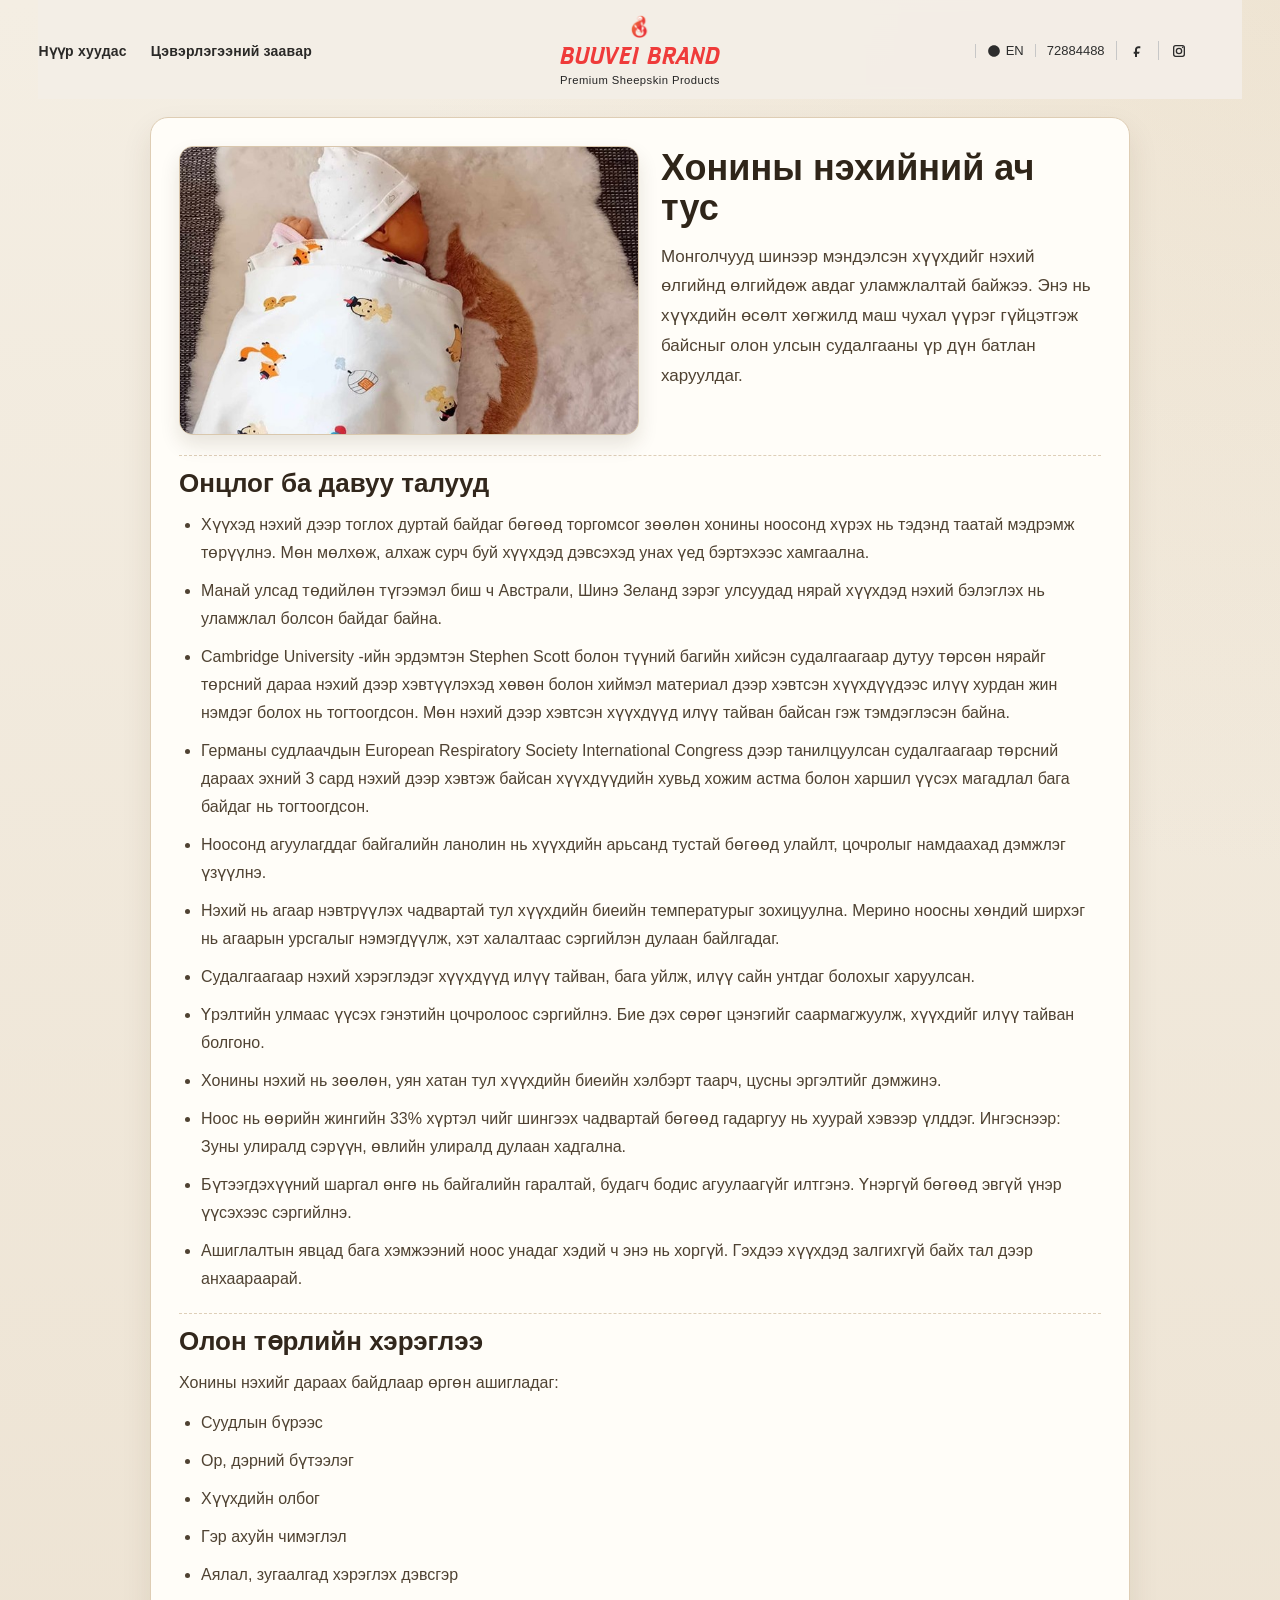
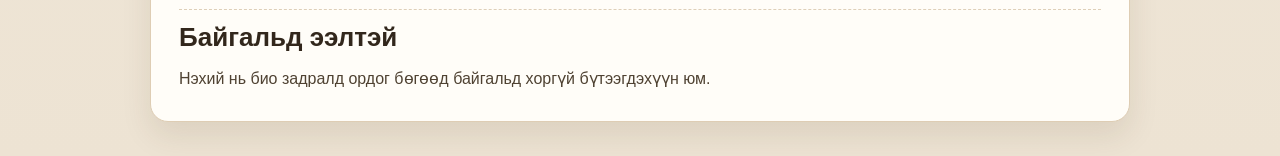
<file: news-sheepskin-benefits.html>
<!DOCTYPE html>
<html lang="mn">
<head>
<meta charset="UTF-8">
<meta name="viewport" content="width=device-width, initial-scale=1.0">
<title>Хонины нэхийний ач тус</title>
<link rel="stylesheet" href="style.css?v=20260423-3">
<script async src="https://www.googletagmanager.com/gtag/js?id=G-041994FE2D"></script>
<script>window.dataLayer=window.dataLayer||[];function gtag(){dataLayer.push(arguments);}gtag('js',new Date());gtag('config','G-041994FE2D');</script>
</head>
<body class="care-page">

<header class="site-header">
  <div class="header-row">
    <nav class="left-actions" aria-label="Үндсэн холбоосууд">
      <a href="index.html" class="top-btn">Нүүр хуудас</a>
      <a href="care.html" class="top-btn">Цэвэрлэгээний заавар</a>
    </nav>

    <a href="index.html" class="brand-logo" aria-label="Buuveibrand home">
      <img src="images/WEBB.png" alt="" class="brand-logo-icon" aria-hidden="true">
      <span class="brand-logo-main">BUUVEI BRAND</span>
      <span class="brand-logo-sub">Premium Sheepskin Products</span>
    </a>

    <div class="top-right-meta">
      <button class="meta-item header-search" type="button" aria-label="Search"></button>
      <button id="page-lang-toggle-static" class="meta-item lang-toggle header-lang" type="button" aria-label="Switch language">
        <svg viewBox="0 0 24 24" role="img" aria-hidden="true">
          <path d="M12 2c5.5 0 10 4.5 10 10s-4.5 10-10 10S2 17.5 2 12 6.5 2 12 2zm6.9 9h-3.2a15.5 15.5 0 0 0-1.6-5.8A8.1 8.1 0 0 1 18.9 11zM12 4.1c.8 1.2 1.7 3.5 2.1 6.9H9.9c.4-3.4 1.3-5.7 2.1-6.9zM4.1 13h3.2c.1 2.1.7 4 1.6 5.8A8.1 8.1 0 0 1 4.1 13zm3.2-2H4.1a8.1 8.1 0 0 1 4.8-5.8A15.5 15.5 0 0 0 7.3 11zm1.9 2h5.6c-.4 3.4-1.3 5.7-2.1 6.9-.8-1.2-1.7-3.5-2.1-6.9zm6.5 5.8c.9-1.8 1.5-3.7 1.6-5.8h3.2a8.1 8.1 0 0 1-4.8 5.8z"/>
        </svg>
        <span id="page-lang-label-static">EN</span>
      </button>
      <a href="index.html" class="meta-item header-back">Сайт руу буцах</a>
      <a href="tel:72884488" class="meta-item header-phone">72884488</a>
      <a href="https://www.facebook.com/buuveibrand" class="meta-item icon-link header-social" aria-label="Facebook" target="_blank" rel="noopener noreferrer">
        <svg viewBox="0 0 24 24" role="img" aria-hidden="true">
          <path d="M14 8h3V5h-3c-2.8 0-5 2.2-5 5v3H7v3h2v5h3v-5h3l1-3h-4v-3c0-1.1.9-2 2-2z"/>
        </svg>
      </a>
      <a href="https://www.instagram.com/buuveibrand?fbclid=IwY2xjawRDEyJleHRuA2FlbQIxMABicmlkETFDMlBEdUVPVFBGSHlKV3B1c3J0YwZhcHBfaWQQMjIyMDM5MTc4ODIwMDg5MgABHiWa4m3_OocdbS2L8OJN90fkk9ZmabiwFGHY0OEbmjw9oY64QZDggwwXn1Qn_aem_8IoDPZeHyFaaOiZ6Iwt2mQ" class="meta-item icon-link header-social" aria-label="Instagram" target="_blank" rel="noopener noreferrer">
        <svg viewBox="0 0 24 24" role="img" aria-hidden="true">
          <path d="M12 7a5 5 0 1 0 0 10 5 5 0 0 0 0-10zm0 8a3 3 0 1 1 0-6 3 3 0 0 1 0 6z"/>
          <circle cx="17.5" cy="6.5" r="1.2"></circle>
          <path d="M7 3h10a4 4 0 0 1 4 4v10a4 4 0 0 1-4 4H7a4 4 0 0 1-4-4V7a4 4 0 0 1 4-4zm0 2a2 2 0 0 0-2 2v10a2 2 0 0 0 2 2h10a2 2 0 0 0 2-2V7a2 2 0 0 0-2-2H7z"/>
        </svg>
      </a>
    </div>

    <button class="menu-toggle" type="button" aria-label="Цэс нээх" aria-controls="mobile-menu" aria-expanded="false">
      <span></span>
      <span></span>
      <span></span>
    </button>
  </div>

  <nav id="mobile-menu" class="mobile-menu" aria-label="Гар утасны цэс">
    <a href="about.html" id="mobile-about" class="mobile-link">Бидний тухай</a>
    <a href="care.html" id="mobile-care" class="mobile-link">Цэвэрлэгээний заавар</a>
    <a href="tel:72884488" id="mobile-contact" class="mobile-link">Холбоо барих</a>
  </nav>
</header>

<main class="news-article-main">
  <article class="news-article-card news-article-split">
    <div class="news-article-top">
      <figure class="news-article-hero-media">
        <img src="images/newborn.jpg" alt="Нэхий дээр хэвтэж буй нярай хүүхэд">
      </figure>
      <div class="news-article-top-content">
        <h1>Хонины нэхийний ач тус</h1>
        <p class="news-article-intro">
          Монголчууд шинээр мэндэлсэн хүүхдийг нэхий өлгийнд өлгийдөж авдаг уламжлалтай байжээ.
          Энэ нь хүүхдийн өсөлт хөгжилд маш чухал үүрэг гүйцэтгэж байсныг олон улсын судалгааны үр дүн батлан харуулдаг.
        </p>
      </div>
    </div>

    <section class="news-article-section">
      <h2>Онцлог ба давуу талууд</h2>
      <ul>
        <li>Хүүхэд нэхий дээр тоглох дуртай байдаг бөгөөд торгомсог зөөлөн хонины ноосонд хүрэх нь тэдэнд таатай мэдрэмж төрүүлнэ. Мөн мөлхөж, алхаж сурч буй хүүхдэд дэвсэхэд унах үед бэртэхээс хамгаална.</li>
        <li>Манай улсад төдийлөн түгээмэл биш ч Австрали, Шинэ Зеланд зэрэг улсуудад нярай хүүхдэд нэхий бэлэглэх нь уламжлал болсон байдаг байна.</li>
        <li>Cambridge University -ийн эрдэмтэн Stephen Scott болон түүний багийн хийсэн судалгаагаар дутуу төрсөн нярайг төрсний дараа нэхий дээр хэвтүүлэхэд хөвөн болон хиймэл материал дээр хэвтсэн хүүхдүүдээс илүү хурдан жин нэмдэг болох нь тогтоогдсон. Мөн нэхий дээр хэвтсэн хүүхдүүд илүү тайван байсан гэж тэмдэглэсэн байна.</li>
        <li>Германы судлаачдын European Respiratory Society International Congress дээр танилцуулсан судалгаагаар төрсний дараах эхний 3 сард нэхий дээр хэвтэж байсан хүүхдүүдийн хувьд хожим астма болон харшил үүсэх магадлал бага байдаг нь тогтоогдсон.</li>
        <li>Ноосонд агуулагддаг байгалийн ланолин нь хүүхдийн арьсанд тустай бөгөөд улайлт, цочролыг намдаахад дэмжлэг үзүүлнэ.</li>
        <li>Нэхий нь агаар нэвтрүүлэх чадвартай тул хүүхдийн биеийн температурыг зохицуулна. Мерино ноосны хөндий ширхэг нь агаарын урсгалыг нэмэгдүүлж, хэт халалтаас сэргийлэн дулаан байлгадаг.</li>
        <li>Судалгаагаар нэхий хэрэглэдэг хүүхдүүд илүү тайван, бага уйлж, илүү сайн унтдаг болохыг харуулсан.</li>
        <li>Үрэлтийн улмаас үүсэх гэнэтийн цочролоос сэргийлнэ. Бие дэх сөрөг цэнэгийг саармагжуулж, хүүхдийг илүү тайван болгоно.</li>
        <li>Хонины нэхий нь зөөлөн, уян хатан тул хүүхдийн биеийн хэлбэрт таарч, цусны эргэлтийг дэмжинэ.</li>
        <li>Ноос нь өөрийн жингийн 33% хүртэл чийг шингээх чадвартай бөгөөд гадаргуу нь хуурай хэвээр үлддэг. Ингэснээр:
          <ul>
            <li>Зуны улиралд сэрүүн</li>
            <li>Өвлийн улиралд дулаан</li>
          </ul>
          хадгална.
        </li>
        <li>Бүтээгдэхүүний шаргал өнгө нь байгалийн гаралтай, будагч бодис агуулаагүйг илтгэнэ. Үнэргүй бөгөөд эвгүй үнэр үүсэхээс сэргийлнэ.</li>
        <li>Ашиглалтын явцад бага хэмжээний ноос унадаг хэдий ч энэ нь хоргүй. Гэхдээ хүүхдэд залгихгүй байх тал дээр анхаараарай.</li>
      </ul>
    </section>

    <section class="news-article-section">
      <h2>Олон төрлийн хэрэглээ</h2>
      <p>Хонины нэхийг дараах байдлаар өргөн ашигладаг:</p>
      <ul>
        <li>Суудлын бүрээс</li>
        <li>Ор, дэрний бүтээлэг</li>
        <li>Хүүхдийн олбог</li>
        <li>Гэр ахуйн чимэглэл</li>
        <li>Аялал, зугаалгад хэрэглэх дэвсгэр</li>
      </ul>
    </section>

    <section class="news-article-section">
      <h2>Байгальд ээлтэй</h2>
      <p>Нэхий нь био задралд ордог бөгөөд байгальд хоргүй бүтээгдэхүүн юм.</p>
    </section>
  </article>
</main>

<script src="static-pages-i18n.js?v=20260423-5"></script>

<!-- Facebook Messenger Customer Chat -->
<div id="fb-root"></div>
<div class="fb-customerchat"
  attribution="biz_inbox"
  page_id="100063544605151"
  theme_color="#8B4513"
  logged_in_greeting="Сайн байна уу! Танд хэрхэн туслах вэ?"
  logged_out_greeting="Сайн байна уу! Танд хэрхэн туслах вэ?"></div>
<script>
  window.fbAsyncInit = function() {
    FB.init({ xfbml: true, version: 'v19.0' });
  };
  (function(d, s, id) {
    var js, fjs = d.getElementsByTagName(s)[0];
    if (d.getElementById(id)) return;
    js = d.createElement(s); js.id = id;
    js.src = 'https://connect.facebook.net/mn_MN/sdk/xfbml.customerchat.js';
    fjs.parentNode.insertBefore(js, fjs);
  }(document, 'script', 'facebook-jssdk'));
</script>

</body>
</html>
</file>
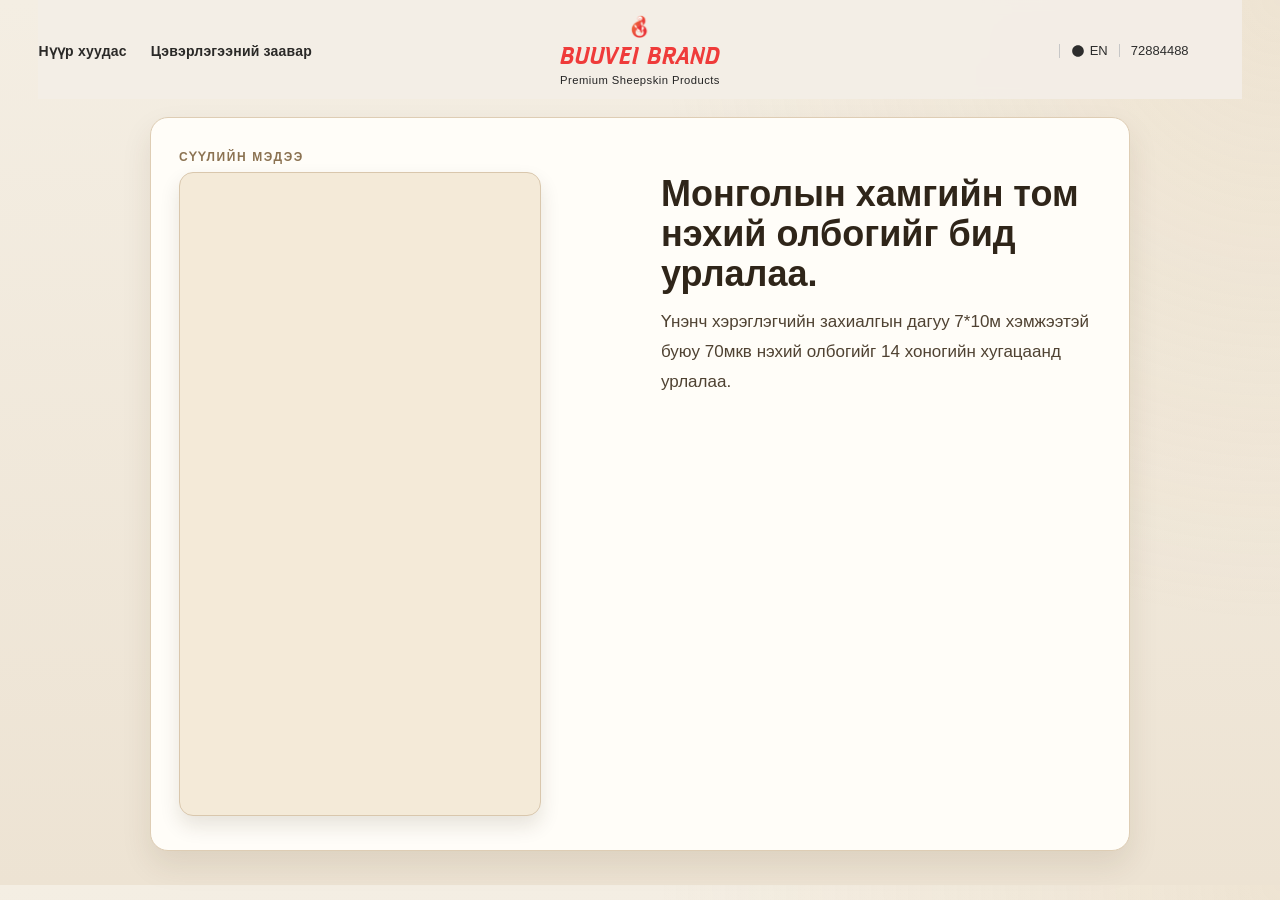
<file: news-sheepskin-video-reel.html>
<!DOCTYPE html>
<html lang="mn">
<head>
<meta charset="UTF-8">
<meta name="viewport" content="width=device-width, initial-scale=1.0">
<title>Монголын хамгийн том нэхий олбогийг бид урлалаа.</title>
<link rel="stylesheet" href="style.css?v=20260426-1">
<script async src="https://www.googletagmanager.com/gtag/js?id=G-041994FE2D"></script>
<script>window.dataLayer=window.dataLayer||[];function gtag(){dataLayer.push(arguments);}gtag('js',new Date());gtag('config','G-041994FE2D');</script>
</head>
<body class="care-page">

<header class="site-header">
  <div class="header-row">
    <nav class="left-actions" aria-label="Үндсэн холбоосууд">
      <a href="index.html" class="top-btn">Нүүр хуудас</a>
      <a href="care.html" class="top-btn">Цэвэрлэгээний заавар</a>
    </nav>

    <a href="index.html" class="brand-logo" aria-label="Buuveibrand home">
      <img src="images/WEBB.png" alt="" class="brand-logo-icon" aria-hidden="true">
      <span class="brand-logo-main">BUUVEI BRAND</span>
      <span class="brand-logo-sub">Premium Sheepskin Products</span>
    </a>

    <div class="top-right-meta">
      <button class="meta-item header-search" type="button" aria-label="Search"></button>
      <button id="page-lang-toggle-static" class="meta-item lang-toggle header-lang" type="button" aria-label="Switch language">
        <svg viewBox="0 0 24 24" role="img" aria-hidden="true">
          <path d="M12 2c5.5 0 10 4.5 10 10s-4.5 10-10 10S2 17.5 2 12 6.5 2 12 2zm6.9 9h-3.2a15.5 15.5 0 0 0-1.6-5.8A8.1 8.1 0 0 1 18.9 11zM12 4.1c.8 1.2 1.7 3.5 2.1 6.9H9.9c.4-3.4 1.3-5.7 2.1-6.9zM4.1 13h3.2c.1 2.1.7 4 1.6 5.8A8.1 8.1 0 0 1 4.1 13zm3.2-2H4.1a8.1 8.1 0 0 1 4.8-5.8A15.5 15.5 0 0 0 7.3 11zm1.9 2h5.6c-.4 3.4-1.3 5.7-2.1 6.9-.8-1.2-1.7-3.5-2.1-6.9zm6.5 5.8c.9-1.8 1.5-3.7 1.6-5.8h3.2a8.1 8.1 0 0 1-4.8 5.8z"/>
        </svg>
        <span id="page-lang-label-static">EN</span>
      </button>
      <a href="index.html" class="meta-item header-back">Сайт руу буцах</a>
      <a href="tel:72884488" class="meta-item header-phone">72884488</a>
    </div>

    <button class="menu-toggle" type="button" aria-label="Цэс нээх" aria-controls="mobile-menu" aria-expanded="false">
      <span></span>
      <span></span>
      <span></span>
    </button>
  </div>

  <nav id="mobile-menu" class="mobile-menu" aria-label="Гар утасны цэс">
    <a href="about.html" id="mobile-about" class="mobile-link">Бидний тухай</a>
    <a href="care.html" id="mobile-care" class="mobile-link">Цэвэрлэгээний заавар</a>
    <a href="tel:72884488" id="mobile-contact" class="mobile-link">Холбоо барих</a>
  </nav>
</header>

<main class="news-article-main">
  <article class="news-article-card news-article-split">
    <p class="news-article-kicker">Сүүлийн мэдээ</p>
    <div class="news-article-top">
      <figure class="news-article-hero-media news-article-video-embed">
        <iframe src="https://www.facebook.com/plugins/video.php?height=476&href=https%3A%2F%2Fwww.facebook.com%2Freel%2F1688639599222453%2F&show_text=false&width=267&t=0" scrolling="no" frameborder="0" allowfullscreen="true" allow="autoplay; clipboard-write; encrypted-media; picture-in-picture; web-share"></iframe>
      </figure>
      <div class="news-article-top-content">
        <h1>Монголын хамгийн том нэхий олбогийг бид урлалаа.</h1>
        <p class="news-article-intro">Үнэнч хэрэглэгчийн захиалгын дагуу 7*10м хэмжээтэй буюу 70мкв нэхий олбогийг 14 хоногийн хугацаанд урлалаа.</p>
      </div>
    </div>
  </article>
</main>

<script src="static-pages-i18n.js?v=20260426-1"></script>

<!-- Facebook Messenger Customer Chat -->
<div id="fb-root"></div>
<div class="fb-customerchat"
  attribution="biz_inbox"
  page_id="100063544605151"
  theme_color="#8B4513"
  logged_in_greeting="Сайн байна уу! Танд хэрхэн туслах вэ?"
  logged_out_greeting="Сайн байна уу! Танд хэрхэн туслах вэ?"></div>
<script>
  window.fbAsyncInit = function() {
    FB.init({ xfbml: true, version: 'v19.0' });
  };
  (function(d, s, id) {
    var js, fjs = d.getElementsByTagName(s)[0];
    if (d.getElementById(id)) return;
    js = d.createElement(s); js.id = id;
    js.src = 'https://connect.facebook.net/mn_MN/sdk/xfbml.customerchat.js';
    fjs.parentNode.insertBefore(js, fjs);
  }(document, 'script', 'facebook-jssdk'));
</script>

</body>
</html>
</file>
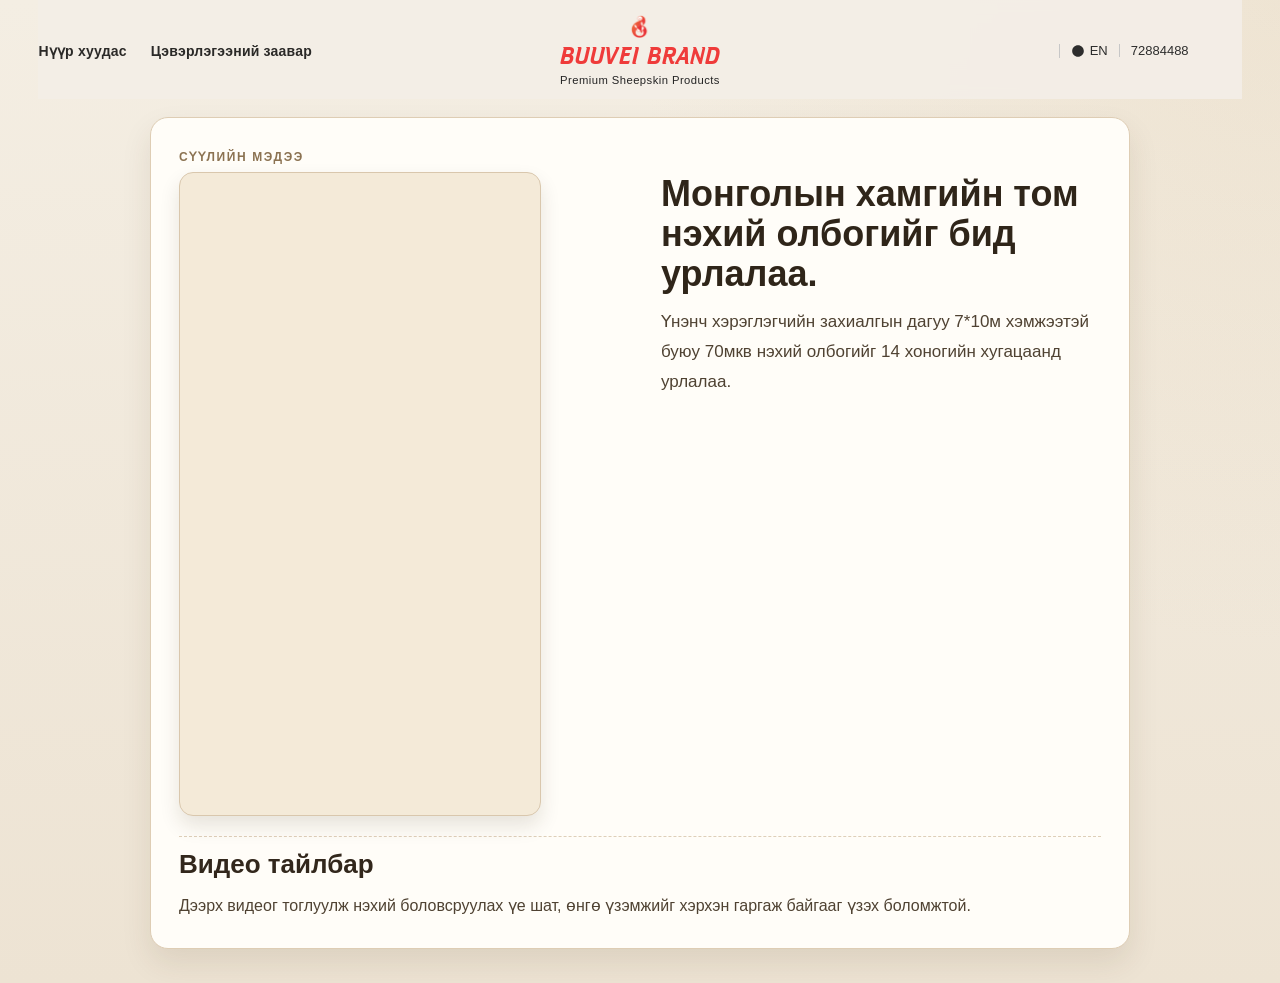
<file: news-sheepskin-video.html>
<!DOCTYPE html>
<html lang="mn">
<head>
<meta charset="UTF-8">
<meta name="viewport" content="width=device-width, initial-scale=1.0">
<title>Монголын хамгийн том нэхий олбогийг бид урлалаа.</title>
<link rel="stylesheet" href="style.css?v=20260426-1">
<script async src="https://www.googletagmanager.com/gtag/js?id=G-041994FE2D"></script>
<script>window.dataLayer=window.dataLayer||[];function gtag(){dataLayer.push(arguments);}gtag('js',new Date());gtag('config','G-041994FE2D');</script>
</head>
<body class="care-page">

<header class="site-header">
  <div class="header-row">
    <nav class="left-actions" aria-label="Үндсэн холбоосууд">
      <a href="index.html" class="top-btn">Нүүр хуудас</a>
      <a href="care.html" class="top-btn">Цэвэрлэгээний заавар</a>
    </nav>

    <a href="index.html" class="brand-logo" aria-label="Buuveibrand home">
      <img src="images/WEBB.png" alt="" class="brand-logo-icon" aria-hidden="true">
      <span class="brand-logo-main">BUUVEI BRAND</span>
      <span class="brand-logo-sub">Premium Sheepskin Products</span>
    </a>

    <div class="top-right-meta">
      <button class="meta-item header-search" type="button" aria-label="Search"></button>
      <button id="page-lang-toggle-static" class="meta-item lang-toggle header-lang" type="button" aria-label="Switch language">
        <svg viewBox="0 0 24 24" role="img" aria-hidden="true">
          <path d="M12 2c5.5 0 10 4.5 10 10s-4.5 10-10 10S2 17.5 2 12 6.5 2 12 2zm6.9 9h-3.2a15.5 15.5 0 0 0-1.6-5.8A8.1 8.1 0 0 1 18.9 11zM12 4.1c.8 1.2 1.7 3.5 2.1 6.9H9.9c.4-3.4 1.3-5.7 2.1-6.9zM4.1 13h3.2c.1 2.1.7 4 1.6 5.8A8.1 8.1 0 0 1 4.1 13zm3.2-2H4.1a8.1 8.1 0 0 1 4.8-5.8A15.5 15.5 0 0 0 7.3 11zm1.9 2h5.6c-.4 3.4-1.3 5.7-2.1 6.9-.8-1.2-1.7-3.5-2.1-6.9zm6.5 5.8c.9-1.8 1.5-3.7 1.6-5.8h3.2a8.1 8.1 0 0 1-4.8 5.8z"/>
        </svg>
        <span id="page-lang-label-static">EN</span>
      </button>
      <a href="index.html" class="meta-item header-back">Сайт руу буцах</a>
      <a href="tel:72884488" class="meta-item header-phone">72884488</a>
    </div>

    <button class="menu-toggle" type="button" aria-label="Цэс нээх" aria-controls="mobile-menu" aria-expanded="false">
      <span></span>
      <span></span>
      <span></span>
    </button>
  </div>

  <nav id="mobile-menu" class="mobile-menu" aria-label="Гар утасны цэс">
    <a href="about.html" id="mobile-about" class="mobile-link">Бидний тухай</a>
    <a href="care.html" id="mobile-care" class="mobile-link">Цэвэрлэгээний заавар</a>
    <a href="tel:72884488" id="mobile-contact" class="mobile-link">Холбоо барих</a>
  </nav>
</header>

<main class="news-article-main">
  <article class="news-article-card news-article-split">
    <p class="news-article-kicker">Сүүлийн мэдээ</p>
    <div class="news-article-top">
      <figure class="news-article-hero-media news-article-video-embed">
        <iframe src="https://www.facebook.com/plugins/video.php?height=476&href=https%3A%2F%2Fwww.facebook.com%2Freel%2F1688639599222453%2F&show_text=false&width=267&t=0" scrolling="no" frameborder="0" allowfullscreen="true" allow="autoplay; clipboard-write; encrypted-media; picture-in-picture; web-share"></iframe>
      </figure>
      <div class="news-article-top-content">
        <h1>Монголын хамгийн том нэхий олбогийг бид урлалаа.</h1>
        <p class="news-article-intro">Үнэнч хэрэглэгчийн захиалгын дагуу 7*10м хэмжээтэй буюу 70мкв нэхий олбогийг 14 хоногийн хугацаанд урлалаа.</p>
      </div>
    </div>

    <section class="news-article-section">
      <h2>Видео тайлбар</h2>
      <p>Дээрх видеог тоглуулж нэхий боловсруулах үе шат, өнгө үзэмжийг хэрхэн гаргаж байгааг үзэх боломжтой.</p>
    </section>
  </article>
</main>

<script src="static-pages-i18n.js?v=20260426-1"></script>

<!-- Facebook Messenger Customer Chat -->
<div id="fb-root"></div>
<div class="fb-customerchat"
  attribution="biz_inbox"
  page_id="100063544605151"
  theme_color="#8B4513"
  logged_in_greeting="Сайн байна уу! Танд хэрхэн туслах вэ?"
  logged_out_greeting="Сайн байна уу! Танд хэрхэн туслах вэ?"></div>
<script>
  window.fbAsyncInit = function() {
    FB.init({ xfbml: true, version: 'v19.0' });
  };
  (function(d, s, id) {
    var js, fjs = d.getElementsByTagName(s)[0];
    if (d.getElementById(id)) return;
    js = d.createElement(s); js.id = id;
    js.src = 'https://connect.facebook.net/mn_MN/sdk/xfbml.customerchat.js';
    fjs.parentNode.insertBefore(js, fjs);
  }(document, 'script', 'facebook-jssdk'));
</script>

</body>
</html>
</file>
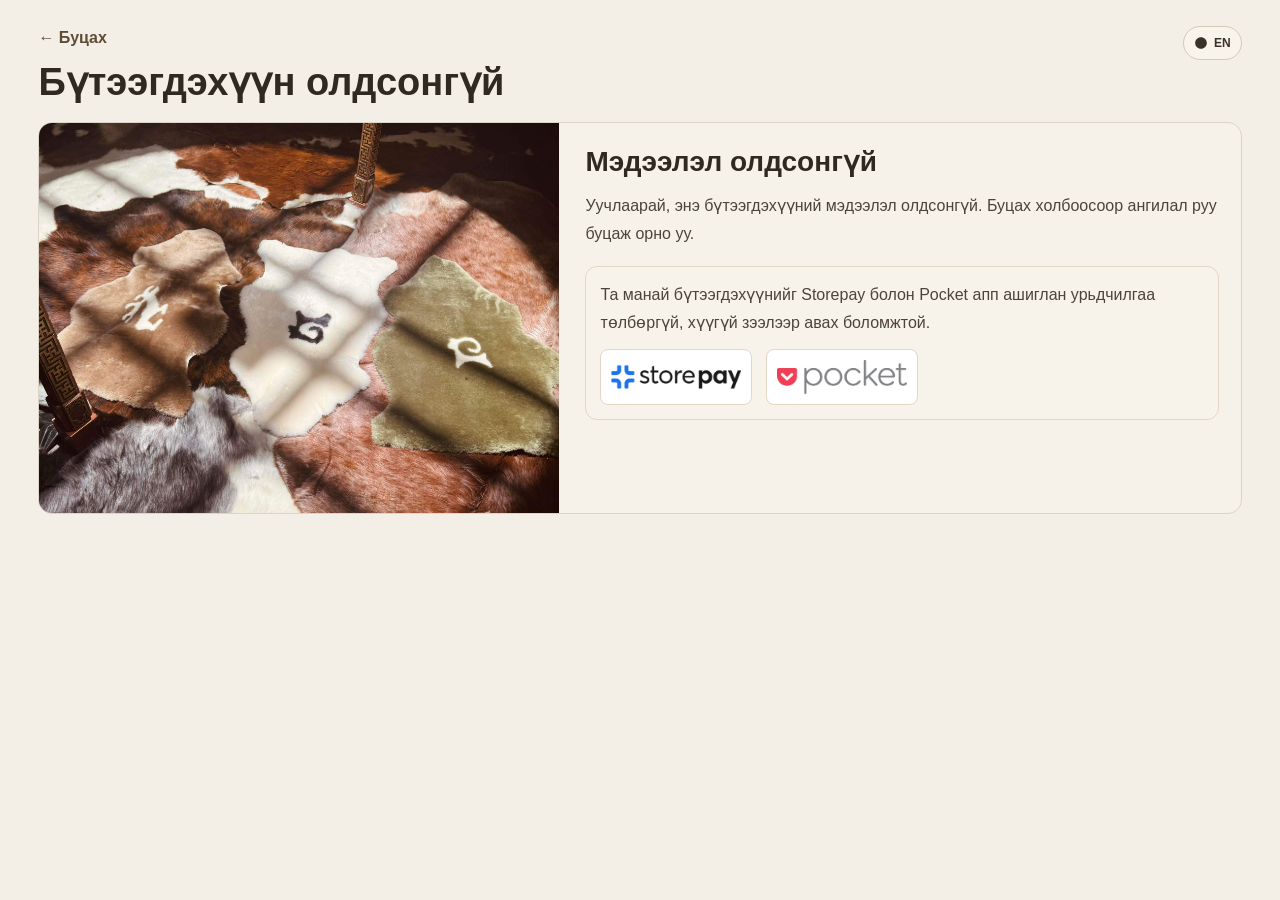
<file: product-detail.html>
<!DOCTYPE html>
<html lang="mn">
<head>
  <meta charset="UTF-8">
  <meta name="viewport" content="width=device-width, initial-scale=1.0">
  <title>Бүтээгдэхүүний дэлгэрэнгүй</title>
  <link rel="stylesheet" href="product-pages.css?v=20260410-2">
<script async src="https://www.googletagmanager.com/gtag/js?id=G-041994FE2D"></script>
<script>window.dataLayer=window.dataLayer||[];function gtag(){dataLayer.push(arguments);}gtag('js',new Date());gtag('config','G-041994FE2D');</script>
</head>
<body>
  <main class="page-wrap">
    <header class="page-header">
      <div class="header-tools">
        <a id="back-to-category" href="index.html" class="back-link">← Буцах</a>
        <button id="page-lang-toggle" class="lang-toggle-page" type="button" aria-label="Switch language">
          <svg viewBox="0 0 24 24" role="img" aria-hidden="true">
            <path d="M12 2c5.5 0 10 4.5 10 10s-4.5 10-10 10S2 17.5 2 12 6.5 2 12 2zm6.9 9h-3.2a15.5 15.5 0 0 0-1.6-5.8A8.1 8.1 0 0 1 18.9 11zM12 4.1c.8 1.2 1.7 3.5 2.1 6.9H9.9c.4-3.4 1.3-5.7 2.1-6.9zM4.1 13h3.2c.1 2.1.7 4 1.6 5.8A8.1 8.1 0 0 1 4.1 13zm3.2-2H4.1a8.1 8.1 0 0 1 4.8-5.8A15.5 15.5 0 0 0 7.3 11zm1.9 2h5.6c-.4 3.4-1.3 5.7-2.1 6.9-.8-1.2-1.7-3.5-2.1-6.9zm6.5 5.8c.9-1.8 1.5-3.7 1.6-5.8h3.2a8.1 8.1 0 0 1-4.8 5.8z"/>
          </svg>
          <span id="page-lang-label">EN</span>
        </button>
      </div>
      <h1 id="detail-title">Бүтээгдэхүүн</h1>
    </header>

    <section id="showcase-layout" class="showcase-layout hidden">
      <div class="showcase-gallery">
        <div class="showcase-main-wrap">
          <button id="gallery-prev" class="gallery-nav prev" type="button" aria-label="Өмнөх зураг">‹</button>
          <img id="showcase-main-image" class="showcase-main-image" src="images/Carnumber.png" alt="Бүтээгдэхүүний зураг">
          <button id="gallery-next" class="gallery-nav next" type="button" aria-label="Дараагийн зураг">›</button>
        </div>
        <div id="showcase-thumbs" class="showcase-thumbs"></div>
      </div>

      <aside class="showcase-info">
        <h2 id="showcase-product-name" class="showcase-product-name"></h2>
        <p id="showcase-price" class="showcase-price"></p>

        <div id="showcase-sizes-wrap" class="showcase-meta-wrap hidden">
          <span class="showcase-meta-label" id="showcase-size-label">Хэмжээ:</span>
          <div id="showcase-sizes" class="size-options"></div>
        </div>

        <div id="showcase-colors-wrap" class="showcase-meta-wrap hidden">
          <span class="showcase-meta-label" id="showcase-color-label">Өнгө:</span>
          <div id="showcase-colors" class="color-options"></div>
        </div>

        <div id="showcase-patterns-wrap" class="showcase-meta-wrap hidden">
          <span class="showcase-meta-label" id="showcase-pattern-label">Хээ:</span>
          <div id="showcase-patterns" class="color-options"></div>
        </div>

        <ul id="showcase-bullets" class="showcase-bullets"></ul>

        <div class="installment-note">
          <p>Та манай бүтээгдэхүүнийг Storepay болон Pocket апп ашиглан урьдчилгаа төлбөргүй, хүүгүй зээлээр авах боломжтой.</p>
          <div class="installment-logos" aria-label="Төлбөрийн аппууд">
            <img src="images/storepay_logo.png?v=20260504-2" alt="Storepay logo">
            <img src="images/Pocket_Logo.svg.png?v=20260504-2" alt="Pocket logo">
          </div>
        </div>

      </aside>
    </section>

    <section id="detail-card" class="detail-card">
      <div class="detail-media">
        <img id="detail-image" src="images/nehii-olbog.jpg" alt="Бүтээгдэхүүний зураг">
      </div>
      <div class="detail-content">
        <h2 id="detail-name">Нэр</h2>
        <p id="detail-description">Тайлбар</p>
        <div class="installment-note">
          <p>Та манай бүтээгдэхүүнийг Storepay болон Pocket апп ашиглан урьдчилгаа төлбөргүй, хүүгүй зээлээр авах боломжтой.</p>
          <div class="installment-logos" aria-label="Төлбөрийн аппууд">
            <img src="images/storepay_logo.png?v=20260504-2" alt="Storepay logo">
            <img src="images/Pocket_Logo.svg.png?v=20260504-2" alt="Pocket logo">
          </div>
        </div>
      </div>
    </section>
  </main>

  <script src="product-data.js?v=20260423-1"></script>
  <script src="product-detail.js?v=20260425-1"></script>
<!-- Facebook Messenger Customer Chat -->
<div id="fb-root"></div>
<div class="fb-customerchat"
  attribution="biz_inbox"
  page_id="100063544605151"
  theme_color="#8B4513"
  logged_in_greeting="Сайн байна уу! Танд хэрхэн туслах вэ?"
  logged_out_greeting="Сайн байна уу! Танд хэрхэн туслах вэ?"></div>
<script>
  window.fbAsyncInit = function() {
    FB.init({ xfbml: true, version: 'v19.0' });
  };
  (function(d, s, id) {
    var js, fjs = d.getElementsByTagName(s)[0];
    if (d.getElementById(id)) return;
    js = d.createElement(s); js.id = id;
    js.src = 'https://connect.facebook.net/mn_MN/sdk/xfbml.customerchat.js';
    fjs.parentNode.insertBefore(js, fjs);
  }(document, 'script', 'facebook-jssdk'));
</script>

</body>
</html>
</file>
<file: style.css>
@font-face {
  font-family: "Mogul Cricket";
  src: url('images/Mogul Cricket.ttf') format('truetype');
  font-weight: normal;
  font-style: normal;
}

body {
  margin: 0;
  font-family: "Segoe UI", sans-serif;
  background: #f3eee6;
  color: #2b2b2b;
  overflow-x: hidden;
}

html {
  scroll-behavior: smooth;
}

@keyframes fadeInUp {
  from {
    opacity: 0;
    transform: translateY(20px);
  }
  to {
    opacity: 1;
    transform: translateY(0);
  }
}

.card.fade-in {
  animation: fadeInUp 0.6s ease forwards;
}

.site-header {
  width: min(94%, 1740px);
  margin: 0 auto;
  padding: 14px 0 12px;
  position: sticky;
  top: 0;
  z-index: 40;
  background: rgba(243, 238, 230, 0.96);
  backdrop-filter: blur(6px);
}

.header-row {
  display: grid;
  grid-template-columns: 1fr auto 1fr;
  align-items: center;
  column-gap: 16px;
}

.left-actions {
  display: flex;
  align-items: center;
  justify-content: flex-start;
  gap: 24px;
}

.top-btn {
  display: inline-block;
  padding: 0;
  border: 0;
  text-decoration: none;
  font-size: 14px;
  font-weight: 600;
  letter-spacing: 0.2px;
  color: #2a2927;
  background: transparent;
}

.top-btn:hover {
  opacity: 0.7;
}

.top-right-meta {
  display: flex;
  justify-content: flex-end;
  align-items: center;
  gap: 0;
}

.header-search {
  display: inline-flex;
  width: 42px;
  height: 42px;
  padding: 0;
  border: 0;
  border-radius: 0;
  background-color: transparent;
  background-image: url("https://img.icons8.com/ios-filled/64/search--v1.png");
  background-repeat: no-repeat;
  background-position: center;
  background-size: 21px 21px;
  color: transparent;
  font-size: 0;
  line-height: 0;
  overflow: hidden;
  cursor: pointer;
  order: 99;
  align-items: center;
  justify-content: center;
  align-self: center;
}

.header-back,
.header-lang {
  display: none;
}

.header-phone,
.header-social {
  display: inline-flex;
}

.header-phone {
  order: 1;
}

.header-social {
  order: 2;
}

.meta-item {
  color: #2d2d2d;
  text-decoration: none;
  font-size: 13px;
  font-weight: 500;
  line-height: 1;
  padding: 0 11px;
}

.meta-item + .meta-item {
  border-left: 1px solid #c7c7c7;
}

.icon-link {
  display: inline-flex;
  align-items: center;
  justify-content: center;
  width: 19px;
  height: 19px;
}

.icon-link svg {
  width: 16px;
  height: 16px;
  fill: #2d2d2d;
}

.lang-toggle {
  border: 0;
  background: transparent;
  cursor: pointer;
  display: inline-flex;
  align-items: center;
  gap: 5px;
}

.lang-toggle svg {
  width: 14px;
  height: 14px;
  fill: #2d2d2d;
}

#lang-toggle-label {
  font-size: 12px;
  font-weight: 700;
  letter-spacing: 0.3px;
}

.menu-toggle {
  display: none;
  width: 38px;
  height: 34px;
  border: 0;
  background: transparent;
  padding: 0;
  cursor: pointer;
  align-self: center;
}

.menu-toggle span {
  display: block;
  width: 22px;
  height: 1.5px;
  margin: 5px auto;
  background: #2a2927;
  transition: transform 0.25s ease, opacity 0.25s ease;
}

.mobile-menu {
  display: none;
}

.brand-logo {
  display: inline-flex;
  flex-direction: column;
  align-items: center;
  justify-self: center;
  width: max-content;
  margin: 0 auto;
  text-align: center;
  letter-spacing: 0.15px;
  color: #242424;
  text-decoration: none;
  line-height: 1.05;
}

.brand-logo-icon {
  width: clamp(24px, 1.9vw, 34px);
  height: clamp(24px, 1.9vw, 34px);
  object-fit: contain;
  margin-bottom: 6px;
}

.brand-logo-main {
  font-family: "Mogul Cricket", "Georgia", "Times New Roman", serif;
  font-size: clamp(15px, 1.9vw, 26px);
  color: #ef3b3a;
  text-transform: uppercase;
}

.brand-logo-sub {
  display: block;
  width: 100%;
  margin-top: 4px;
  font-size: clamp(10px, 0.88vw, 14px);
  line-height: 1.2;
  letter-spacing: 0.45px;
  white-space: nowrap;
  overflow: hidden;
  text-overflow: clip;
}

.hero {
  width: min(94%, 1740px);
  height: 70vh;
  min-height: 500px;
  margin: 0 auto 24px;
  border-radius: 10px;
  overflow: hidden;
  position: relative;
}

.care-page {
  background:
    radial-gradient(circle at top right, rgba(216, 189, 147, 0.2) 0, rgba(216, 189, 147, 0) 40%),
    linear-gradient(180deg, #f4eee3 0%, #ede3d3 100%);
}

.care-main {
  width: min(94%, 1320px);
  margin: 18px auto 34px;
}

.care-guide {
  padding: 28px;
  border: 1px solid #d7c8b2;
  border-radius: 20px;
  background: rgba(255, 251, 245, 0.9);
  box-shadow: 0 18px 34px rgba(60, 44, 22, 0.1);
}

.care-guide-head {
  margin-bottom: 22px;
}

.care-kicker {
  margin: 0 0 8px;
  font-size: 12px;
  letter-spacing: 1.8px;
  text-transform: uppercase;
  color: #8a7251;
  font-weight: 700;
}

.care-guide-head h2 {
  margin: 0;
  font-size: clamp(30px, 4vw, 44px);
  color: #2d251d;
  line-height: 1.08;
}

.care-guide-head p {
  margin: 12px 0 0;
  max-width: 760px;
  color: #5a4f40;
  line-height: 1.7;
  font-size: 16px;
}

.care-block {
  margin-bottom: 18px;
  padding: 18px;
  border: 1px solid #e2d4bf;
  border-radius: 14px;
  background: #fffdf9;
}

.care-block:last-child {
  margin-bottom: 0;
}

.care-block h3 {
  margin: 0 0 12px;
  font-size: 24px;
  line-height: 1.2;
  color: #32281d;
}

.care-block p {
  margin: 0;
  font-size: 15px;
  line-height: 1.75;
  color: #4f4436;
}

.care-block-media {
  display: grid;
  grid-template-columns: minmax(280px, 460px) minmax(0, 1fr);
  gap: 20px;
  align-items: start;
}

.care-block-media.media-right .care-media-frame {
  order: 2;
}

.care-block-media.media-right .care-block-content {
  order: 1;
}

.care-block-media.media-right {
  grid-template-columns: minmax(0, 1fr) minmax(280px, 460px);
}

.care-media-frame {
  width: 100%;
  aspect-ratio: 4 / 3;
  border-radius: 14px;
  border: 1px solid #dbc9b1;
  overflow: hidden;
  background: #f4e9d7;
  box-shadow: inset 0 0 0 1px rgba(255, 255, 255, 0.5), 0 8px 18px rgba(62, 46, 25, 0.11);
}

.care-media-frame img {
  width: 100%;
  height: 100%;
  object-fit: cover;
  display: block;
}

.care-block-content {
  min-width: 0;
}

.care-contact-list,
.care-bullets,
.care-caution-list,
.care-steps {
  margin: 14px 0 0;
  padding-left: 20px;
  color: #4f4436;
  line-height: 1.7;
}

.care-contact-list li,
.care-bullets li,
.care-steps li {
  margin-bottom: 8px;
}

.care-caution-list {
  list-style: none;
  padding-left: 0;
}

.care-caution-list li {
  padding: 6px 0 6px 30px;
  position: relative;
  color: #8a2f24;
  font-weight: 600;
}

.care-caution-list li::before {
  content: 'X';
  position: absolute;
  left: 0;
  top: 6px;
  width: 20px;
  height: 20px;
  border-radius: 50%;
  background: #de5040;
  color: #fff;
  font-size: 12px;
  line-height: 20px;
  text-align: center;
}

.care-block.caution {
  border-color: #eec8c2;
  background: #fff6f4;
}

.news-article-main {
  width: min(94%, 980px);
  margin: 18px auto 34px;
}

.news-article-card {
  background: #fffdf8;
  border: 1px solid #decdb4;
  border-radius: 18px;
  padding: 28px;
  box-shadow: 0 14px 30px rgba(64, 46, 23, 0.1);
}

.news-article-kicker {
  margin: 0 0 8px;
  font-size: 12px;
  letter-spacing: 1.6px;
  text-transform: uppercase;
  color: #8b7251;
  font-weight: 700;
}

.news-article-card h1 {
  margin: 0;
  font-size: clamp(24px, 3.2vw, 36px);
  line-height: 1.1;
  color: #2f2519;
}

.news-article-intro {
  margin: 14px 0 18px;
  font-size: 17px;
  line-height: 1.75;
  color: #4f4232;
}

.news-article-hero-media {
  margin: 16px 0 12px;
  border-radius: 14px;
  overflow: hidden;
  border: 1px solid #d9c7ad;
  background: #f4ead8;
  box-shadow: 0 10px 20px rgba(58, 40, 18, 0.12);
}

.news-article-hero-media img {
  width: 100%;
  aspect-ratio: 16 / 10;
  object-fit: cover;
  display: block;
}

.news-article-split .news-article-top {
  display: grid;
  grid-template-columns: minmax(300px, 460px) minmax(0, 1fr);
  gap: 22px;
  align-items: start;
  margin-bottom: 6px;
}

.news-article-split .news-article-top-content {
  min-width: 0;
}

.news-article-split .news-article-hero-media {
  margin: 0;
}

.news-article-video-embed {
  max-width: 360px;
  margin: 0 auto;
}
.news-article-video-embed iframe {
  width: 100%;
  aspect-ratio: 267 / 476;
  height: auto;
  border: 0;
  display: block;
}
.news-article-split .news-article-kicker {
  margin-top: 4px;
}

.news-article-split .news-article-card h1,
.news-article-split h1 {
  margin-top: 2px;
}

.news-article-section {
  margin-top: 20px;
  padding-top: 12px;
  border-top: 1px dashed #decfb8;
}

.news-article-section h2 {
  margin: 0 0 12px;
  font-size: 26px;
  color: #32271c;
}

.news-article-section p {
  margin: 0;
  font-size: 16px;
  line-height: 1.75;
  color: #4f4232;
}

.news-article-section ul {
  margin: 12px 0 0;
  padding-left: 22px;
}

.news-article-section li {
  margin-bottom: 10px;
  line-height: 1.75;
  color: #4f4232;
  font-size: 16px;
}

.news-article-section li ul {
  margin-top: 8px;
}

.hero::after {
  content: '';
  position: absolute;
  inset: 0;
  z-index: 1;
  pointer-events: none;
  background:
    linear-gradient(180deg, rgba(20, 16, 12, 0.12) 0%, rgba(20, 16, 12, 0.05) 42%, rgba(20, 16, 12, 0.2) 100%),
    radial-gradient(120% 82% at 50% 50%, rgba(0, 0, 0, 0) 52%, rgba(0, 0, 0, 0.14) 100%);
}

.hero-strip {
  position: absolute;
  inset: 0;
  display: grid;
  grid-template-columns: repeat(6, 1fr);
  z-index: 0;
}

.panel {
  background-position: center;
  background-size: cover;
  background-repeat: no-repeat;
  filter: saturate(0.95) contrast(1.04) brightness(0.92);
}

.panel-1 {
  background-image: url('images/panel_1.jpg');
}

.panel-2 {
  background-image: url('images/panel_3.jpg');
}

.panel-3 {
  background-image: url('images/panel_7.jpg');
}

.panel-4 {
  background-image: url('images/panel_4.jpg');
}

.panel-5 {
  background-image: url('images/panel_2.jpg');
}

.panel-6 {
  background-image: url('images/panel_5.jpg');
}


.hero-content {
  position: absolute;
  inset: 0;
  display: flex;
  align-items: flex-end;
  justify-content: flex-start;
  padding: 0 20px 18px;
  z-index: 2;
}

.about-collague-img {
  width: 100%;
  height: 100%;
  object-fit: cover;
  display: block;
  border-radius: 16px;
}

.about-split-img-wrap {
  flex: 0 0 46%;
  max-width: 46%;
  border-radius: 16px;
  overflow: hidden;
  min-height: 440px;
}

.about-split {
  display: flex;
  gap: 80px;
  align-items: center;
  width: min(92%, 1200px);
  margin: 0 auto;
}

.about-split-text {
  flex: 1 1 0;
  min-width: 0;
  display: flex;
  flex-direction: column;
  justify-content: center;
}

.about-split-text h2 {
  font-size: clamp(1.8rem, 3vw, 2.8rem);
  font-weight: 700;
  line-height: 1.2;
  margin: 0 0 24px;
  color: #1a1208;
}

.about-split-text h3 {
  font-size: 1.15rem;
  font-weight: 600;
  margin: 0 0 10px;
  color: #3e2e19;
}

.about-split-text p {
  font-size: 1rem;
  line-height: 1.75;
  color: #3e3222;
  margin: 0 0 14px;
}

.about-bottom-section {
  background: #f9f5ef;
  padding: 64px 0 80px;
}

.about-bottom-inner {
  display: flex;
  gap: 64px;
  width: min(92%, 1200px);
  margin: 0 auto;
}

.about-bottom-block {
  flex: 1 1 0;
}

.about-bottom-block h3 {
  font-size: 1.2rem;
  font-weight: 700;
  color: #1a1208;
  margin: 0 0 14px;
}

.about-bottom-block p {
  font-size: 1rem;
  line-height: 1.75;
  color: #3e3222;
  margin: 0 0 12px;
}

@media (max-width: 768px) {
  .about-bottom-inner {
    flex-direction: column;
    gap: 36px;
  }
}

.about-grow-section {
  width: 100%;
  padding: 20px 0;
  background: #fff;
}

.about-grow-split {
  display: flex;
  gap: 80px;
  align-items: center;
  width: min(92%, 1200px);
  margin: 0 auto;
}

.about-grow-text {
  flex: 1 1 0;
  min-width: 0;
  display: flex;
  flex-direction: column;
  justify-content: center;
}

.about-grow-kicker {
  display: block;
  font-size: 0.75rem;
  font-weight: 600;
  letter-spacing: 0.12em;
  color: #8a7560;
  text-transform: uppercase;
  margin-bottom: 18px;
}

.about-grow-text h2 {
  font-size: clamp(1.8rem, 3vw, 2.8rem);
  font-weight: 700;
  line-height: 1.2;
  color: #1a1208;
  margin: 0 0 24px;
}

.about-grow-text p {
  font-size: 1rem;
  line-height: 1.75;
  color: #3e3222;
  margin: 0 0 14px;
}

.about-grow-img-wrap {
  flex: 0 0 46%;
  max-width: 46%;
  border-radius: 16px;
  overflow: hidden;
  min-height: 440px;
}

.about-grow-img {
  width: 100%;
  height: 100%;
  object-fit: cover;
  display: block;
}

.about-divider {
  border: none;
  border-top: 1px solid #e0ccb0;
  margin: 24px 0;
}

@media (max-width: 768px) {
  .about-split {
    flex-direction: column;
    gap: 28px;
  }
  .about-split-img-wrap {
    flex: none;
    max-width: 100%;
    width: 100%;
    min-height: 260px;
  }
  .about-split-text {
    min-height: auto;
  }
  .about-grow-split {
    flex-direction: column;
    gap: 32px;
  }
  .about-grow-img-wrap {
    flex: none;
    max-width: 100%;
    width: 100%;
    min-height: 260px;
  }
}

.about-section {
  width: min(94%, 1740px);
  margin: 0 auto;
  padding: 20px 0;
  scroll-margin-top: 92px;
}
.about-list {
  margin: 0 0 12px;
  padding-left: 22px;
}

.about-list li {
  margin-bottom: 8px;
  font-size: 17px;
  line-height: 1.7;
  color: #4a4238;
}

.products {
  width: min(94%, 1740px);
  margin: 0 auto 34px;
  padding: 18px 0 8px;
  text-align: center;
}

.products h2 {
  margin: 0 0 22px;
  font-size: 24px;
  font-weight: 600;
  letter-spacing: 0.3px;
}

.grid {
  display: grid;
  grid-template-columns: repeat(3, minmax(0, 1fr));
  gap: 16px;
}

.card {
  background: #f6f4ef;
  border: 1px solid #dfdbd2;
  border-radius: 10px;
  overflow: hidden;
  text-align: left;
  transition: transform 0.3s ease, box-shadow 0.3s ease;
  position: relative;
  background-image: 
    url('data:image/svg+xml;charset=utf8,<svg xmlns="http://www.w3.org/2000/svg" viewBox="0 0 200 200" opacity="0.05"><circle cx="50" cy="50" r="15" fill="%23000"/><circle cx="150" cy="80" r="12" fill="%23000"/><circle cx="100" cy="150" r="10" fill="%23000"/><path d="M 30 30 L 60 40 L 50 70 Z" fill="none" stroke="%23000" stroke-width="1.5"/><path d="M 140 120 L 170 130 L 160 160 Z" fill="none" stroke="%23000" stroke-width="1.5"/></svg>');
  background-color: #f6f4ef;
  background-size: 180px 180px;
  background-attachment: fixed;
}

.card::before {
  content: '';
  position: absolute;
  inset: 0;
  background: inherit;
  opacity: 0.02;
  pointer-events: none;
  transition: opacity 0.3s ease;
}

.card:hover::before {
  opacity: 0.08;
}

.card-media {
  position: relative;
  overflow: hidden;
}

.card.is-sold-out .card-media::after {
  content: '';
  position: absolute;
  inset: 0;
  background: rgba(20, 14, 9, 0.2);
  pointer-events: none;
  z-index: 1;
}

.product-card-link {
  display: block;
  text-decoration: none;
  color: inherit;
}

.card img {
  width: 100%;
  aspect-ratio: 4 / 3;
  object-fit: cover;
  display: block;
  transition: transform 0.3s ease;
}

.card.is-sold-out img {
  filter: blur(1.6px);
}

.sold-out-label {
  position: absolute;
  left: 50%;
  top: 50%;
  transform: translate(-50%, -50%);
  z-index: 3;
  background: rgba(255, 255, 255, 0.9);
  color: #2f251a;
  font-size: 13px;
  font-weight: 700;
  letter-spacing: 0.06em;
  text-transform: uppercase;
  padding: 8px 14px;
  border-radius: 999px;
  border: 1px solid rgba(47, 37, 26, 0.2);
  box-shadow: 0 6px 20px rgba(0, 0, 0, 0.18);
}

.card h3 {
  margin: 0;
  position: absolute;
  top: 0;
  left: 0;
  right: 0;
  padding: 14px 14px 18px;
  font-size: 15px;
  font-weight: 600;
  color: #ffffff;
  background: linear-gradient(180deg, rgba(18, 14, 10, 0.62) 0%, rgba(18, 14, 10, 0) 100%);
  z-index: 1;
}

.card:hover {
  transform: translateY(-4px);
  box-shadow: 0 8px 20px rgba(30, 24, 18, 0.12);
}

.card:hover img {
  transform: scale(1.05);
}

.badge {
  display: inline-block;
  margin: 12px 14px 6px;
  font-size: 11px;
  letter-spacing: 0.6px;
  text-transform: uppercase;
  color: #7b715f;
}

.news {
  width: min(94%, 1740px);
  margin: 0 auto 34px;
  padding: 18px 0 8px;
  text-align: center;
}

.news h2 {
  margin: 0 0 22px;
  font-size: 24px;
  font-weight: 600;
  letter-spacing: 0.3px;
}

.news-grid {
  display: grid;
  grid-template-columns: repeat(3, minmax(0, 1fr));
  gap: 16px;
}

.news-card {
  background: #f6f4ef;
  border: 1px solid #dfdbd2;
  border-radius: 10px;
  overflow: hidden;
  text-align: left;
  transition: transform 0.3s ease, box-shadow 0.3s ease;
}

.news-card:hover {
  transform: translateY(-4px);
  box-shadow: 0 8px 20px rgba(30, 24, 18, 0.12);
}

.news-card img {
  width: 100%;
  aspect-ratio: 16 / 10;
  object-fit: cover;
  display: block;
}

.news-embed {
  display: flex;
  justify-content: center;
  align-items: center;
  padding: 12px 14px 0;
}

.news-embed iframe {
  width: 267px;
  max-width: 100%;
  height: 476px;
  border: 0;
  display: block;
}

.news-card h3 {
  margin: 0;
  padding: 12px 14px 6px;
  font-size: 16px;
  font-weight: 600;
  color: #2f2922;
}

.news-card .date {
  margin: 0;
  padding: 0 14px 8px;
  font-size: 12px;
  color: #999;
}

.news-card p {
  margin: 0;
  padding: 0 14px 12px;
  font-size: 14px;
  line-height: 1.5;
  color: #5a5550;
}

.news-card a {
  display: inline-block;
  margin: 0 14px 12px;
  text-decoration: none;
  color: #8b7355;
  font-weight: 600;
  font-size: 13px;
}

.site-footer {
  width: min(94%, 1740px);
  margin: 0 auto 30px;
  padding: 30px 0 4px;
  border-top: 1px solid #d3d0c8;
}

.footer-grid {
  display: grid;
  grid-template-columns: 1fr 1fr minmax(420px, 1.15fr);
  gap: 30px;
  align-items: start;
}

.footer-block {
  background: transparent;
  border: 0;
  border-radius: 0;
  padding: 4px 0;
}

.footer-block h3 {
  margin: 0 0 10px;
  font-size: 18px;
  color: #2f2922;
}

.footer-block p {
  margin: 0 0 10px;
  line-height: 1.6;
  font-size: 14px;
  color: #4a443d;
}

.footer-block a {
  color: #2f2922;
  text-decoration: none;
  font-weight: 600;
}

#phone-link {
  color: #2f2922;
  text-decoration: none;
  font-weight: 600;
}

.footer-socials {
  display: flex;
  align-items: center;
  gap: 10px;
  margin-top: 8px;
}

.footer-social-link {
  width: 34px;
  height: 34px;
  border: 1px solid #c9c1b5;
  border-radius: 50%;
  display: inline-flex;
  align-items: center;
  justify-content: center;
  color: #2f2922;
  background: #f5f2eb;
  transition: transform 0.2s ease, border-color 0.2s ease, background-color 0.2s ease;
}

.footer-social-link svg {
  width: 16px;
  height: 16px;
  fill: currentColor;
}

.footer-social-link:hover {
  transform: translateY(-1px);
  border-color: #a79072;
  background: #ede5d8;
}

.map-block iframe {
  width: 100%;
  height: 275px;
  min-height: 275px;
  border: 0;
  border-radius: 0;
}

@media (max-width: 900px) {
  .site-header {
    width: calc(100% - 24px);
    padding: 10px 0 6px;
  }

  .header-row {
    grid-template-columns: 100px minmax(0, 1fr) 100px;
    row-gap: 0;
    align-items: center;
    column-gap: 10px;
  }

  .left-actions {
    display: none;
  }

  .top-right-meta {
    display: flex;
    justify-self: end;
    align-items: center;
    gap: 4px;
  }

  .top-right-meta .meta-item,
  .top-right-meta .icon-link {
    display: none;
  }

  .top-right-meta .header-lang {
    display: inline-flex;
    order: 1;
    align-items: center;
    justify-content: center;
    min-width: 52px;
    height: 34px;
    padding: 0 8px;
    border: 1px solid #d3cec4;
    border-radius: 999px;
    background: #f7f5f0;
  }

  .top-right-meta .header-lang svg {
    width: 12px;
    height: 12px;
  }

  .top-right-meta .header-lang span {
    font-size: 11px;
    font-weight: 700;
    letter-spacing: 0.25px;
  }

  .top-right-meta .header-search {
    display: inline-flex;
    order: 2;
    width: 36px;
    height: 36px;
    background-size: 19px 19px;
    border-radius: 999px;
  }

  .menu-toggle {
    display: block;
    grid-column: 1;
    grid-row: 1;
    justify-self: start;
    width: 44px;
    height: 44px;
  }

  .brand-logo {
    grid-column: 2;
    grid-row: 1;
    justify-self: center;
    align-self: center;
  }

  .top-right-meta {
    grid-column: 3;
    grid-row: 1;
    justify-self: end;
    align-self: center;
    width: 100px;
  }

  .brand-logo-main {
    font-size: clamp(14px, 5vw, 22px);
  }

  .brand-logo-icon {
    width: 26px;
    height: 26px;
    margin-bottom: 4px;
  }

  .brand-logo-sub {
    font-size: 10px;
    letter-spacing: 0.35px;
  }

  .menu-toggle {
    justify-self: start;
  }

  .mobile-menu {
    display: none;
    margin-top: 8px;
    padding: 8px 12px 10px;
    border: 1px solid #d9d9d9;
    border-radius: 10px;
    background: #f7f5f0;
    box-shadow: 0 10px 24px rgba(30, 24, 18, 0.08);
  }

  .site-header.menu-open .mobile-menu {
    display: block;
  }

  .site-header.menu-open .menu-toggle span:nth-child(1) {
    transform: translateY(6.5px) rotate(45deg);
  }

  .mobile-socials {
    display: none;
  }

  .site-header.menu-open .menu-toggle span:nth-child(2) {
    opacity: 0;
  }

  .site-header.menu-open .menu-toggle span:nth-child(3) {
    transform: translateY(-6.5px) rotate(-45deg);
  }

  .mobile-link {
    display: block;
    padding: 12px 2px;
    text-decoration: none;
    color: #2a2927;
    font-size: 15px;
    font-weight: 600;
    border-bottom: 1px solid #e6e1d7;
  }

  .mobile-socials {
    display: flex;
    gap: 18px;
    padding-top: 10px;
  }

  .mobile-socials .mobile-link {
    border-bottom: 0;
    padding: 4px 2px;
  }

  .hero {
    width: calc(100% - 24px);
    height: 58vh;
    min-height: 340px;
    margin: 0 auto 14px;
  }

  .care-guide {
    padding: 18px;
  }

  .care-guide-head h2 {
    font-size: 32px;
  }

  .care-block {
    padding: 14px;
  }

  .care-block h3 {
    font-size: 22px;
  }

  .care-block-media {
    grid-template-columns: 1fr;
    gap: 14px;
  }

  .care-block-media.media-right .care-media-frame,
  .care-block-media.media-right .care-block-content {
    order: initial;
  }

  .news-article-main {
    width: calc(100% - 24px);
  }

  .news-article-card {
    padding: 20px;
  }

  .news-article-section h2 {
    font-size: 23px;
  }

  .news-article-split .news-article-top {
    grid-template-columns: 1fr;
    gap: 14px;
  }

  .hero-strip {
    grid-template-columns: repeat(3, 1fr);
    grid-template-rows: 1fr;
  }

  .hero-content {
    padding: 0 12px 12px;
  }

  .products {
    width: calc(100% - 24px);
    padding-top: 10px;
  }

  .about-section {
    width: calc(100% - 24px);
  }

  .about-card {
    padding: 16px;
  }

  .about-card h2 {
    font-size: 32px;
  }

  .about-card h3 {
    font-size: 24px;
  }

  .about-card p,
  .about-list li {
    font-size: 16px;
  }

  .products h2 {
    font-size: 22px;
    margin-bottom: 16px;
  }

  .site-footer {
    width: calc(100% - 24px);
    margin-bottom: 18px;
    padding-top: 18px;
  }

  .footer-grid {
    grid-template-columns: 1fr;
    gap: 16px;
  }

  .map-block iframe {
    height: 220px;
    min-height: 220px;
  }

  .grid {
    grid-template-columns: repeat(2, minmax(0, 1fr));
    gap: 12px;
  }

  .card h3 {
    font-size: 14px;
    padding: 12px 12px 16px;
  }
}

@media (max-width: 520px) {
  .header-row {
    grid-template-columns: 92px minmax(0, 1fr) 92px;
  }

  .top-right-meta {
    width: 92px;
  }

  .site-header {
    width: calc(100% - 16px);
  }

  .hero {
    width: calc(100% - 16px);
    height: 52vh;
    min-height: 300px;
    border-radius: 8px;
  }

  .products,
  .about-section,
  .care-main,
  .site-footer {
    width: calc(100% - 16px);
  }

  .about-card h2 {
    font-size: 28px;
  }

  .about-card h3 {
    font-size: 22px;
  }

  .about-card p,
  .about-list li {
    font-size: 15px;
  }

  .care-guide {
    padding: 14px;
    border-radius: 14px;
  }

  .news-article-main {
    width: calc(100% - 16px);
  }

  .news-article-card {
    padding: 16px;
    border-radius: 14px;
  }

  .news-grid {
    grid-template-columns: minmax(0, 1fr);
  }

  .news-article-card h1 {
    font-size: 26px;
  }

  .news-article-intro,
  .news-article-section p,
  .news-article-section li {
    font-size: 15px;
  }

  .news-article-hero-media img {
    aspect-ratio: 4 / 3;
  }

  .news-article-split .news-article-top {
    gap: 10px;
  }

  .news-article-section h2 {
    font-size: 22px;
  }

  .care-guide-head h2 {
    font-size: 28px;
  }

  .care-guide-head p {
    font-size: 15px;
  }

  .care-media-frame {
    aspect-ratio: 16 / 11;
  }

  .footer-block {
    padding: 14px;
  }

  .map-block iframe {
    height: 190px;
    min-height: 190px;
  }

  .grid {
    grid-template-columns: 1fr;
  }
}
</file>
<file: product-pages.css>
body {
  margin: 0;
  font-family: "Segoe UI", sans-serif;
  background: #f3eee6;
  color: #2b2b2b;
}

.page-wrap {
  width: min(94%, 1320px);
  margin: 0 auto;
  padding: 26px 0 36px;
}

.page-header {
  margin-bottom: 18px;
}

.header-tools {
  display: flex;
  align-items: center;
  justify-content: space-between;
  gap: 12px;
}

.back-link {
  display: inline-block;
  margin-bottom: 10px;
  text-decoration: none;
  color: #5f4c35;
  font-weight: 600;
}

.lang-toggle-page {
  border: 1px solid #d5c9b7;
  background: #f9f4eb;
  color: #3a3127;
  border-radius: 999px;
  height: 34px;
  padding: 0 10px;
  display: inline-flex;
  align-items: center;
  gap: 6px;
  font-weight: 700;
  font-size: 12px;
  cursor: pointer;
}

.lang-toggle-page svg {
  width: 14px;
  height: 14px;
  fill: #3a3127;
}

.page-header h1 {
  margin: 0;
  font-size: clamp(25px, 3.1vw, 38px);
  color: #2f2922;
}

.subtitle {
  margin: 8px 0 0;
  color: #71685d;
}

.poster-grid {
  display: grid;
  grid-template-columns: repeat(3, minmax(0, 1fr));
  gap: 18px;
}

.poster-card {
  position: relative;
  background: #f6f2ea;
  border: 1px solid #ddd4c8;
  border-radius: 12px;
  overflow: hidden;
  text-decoration: none;
  color: inherit;
  transition: transform 0.25s ease, box-shadow 0.25s ease;
}

.poster-card:hover {
  transform: translateY(-4px);
  box-shadow: 0 12px 24px rgba(43, 33, 22, 0.12);
}

.poster-card img {
  width: 100%;
  aspect-ratio: 4 / 3;
  object-fit: cover;
  display: block;
}

.poster-card.is-sold-out img {
  filter: blur(1.6px);
}

.poster-card.is-sold-out::before {
  content: '';
  position: absolute;
  inset: 0;
  background: rgba(16, 12, 8, 0.22);
  z-index: 1;
  pointer-events: none;
}

.poster-card .sold-out-label {
  position: absolute;
  left: 50%;
  top: 50%;
  transform: translate(-50%, -50%);
  z-index: 2;
  background: rgba(255, 255, 255, 0.9);
  color: #2f251a;
  border: 1px solid rgba(47, 37, 26, 0.2);
  border-radius: 999px;
  font-size: 13px;
  font-weight: 700;
  text-transform: uppercase;
  letter-spacing: 0.06em;
  padding: 8px 14px;
  box-shadow: 0 6px 20px rgba(0, 0, 0, 0.18);
}

.poster-card h3 {
  margin: 0;
  padding: 12px 14px 14px;
  font-size: 16px;
  line-height: 1.4;
}

.showcase-layout {
  display: grid;
  grid-template-columns: minmax(560px, 1.3fr) minmax(340px, 0.7fr);
  gap: 36px;
  align-items: start;
}

.showcase-main-wrap {
  position: relative;
  border-radius: 14px;
  background: #f0ede7;
  min-height: 580px;
  display: flex;
  align-items: center;
  justify-content: center;
  overflow: hidden;
  border: 1px solid #e4dcd3;
  box-shadow: 0 4px 16px rgba(0,0,0,0.06);
}

.showcase-main-image {
  width: 82%;
  max-height: 520px;
  object-fit: contain;
}

.gallery-nav {
  position: absolute;
  top: 50%;
  transform: translateY(-50%);
  width: 42px;
  height: 42px;
  border: 1.5px solid #d4cbc1;
  border-radius: 999px;
  background: #fbf9f6;
  color: #3a3127;
  font-size: 28px;
  line-height: 1;
  cursor: pointer;
  transition: all 0.2s ease;
  box-shadow: 0 2px 8px rgba(0,0,0,0.06);
}

.gallery-nav:hover {
  background: #eee8df;
  border-color: #c4b9ae;
  box-shadow: 0 4px 12px rgba(0,0,0,0.1);
}

.gallery-nav.prev {
  left: 16px;
}

.gallery-nav.next {
  right: 16px;
}

.showcase-thumbs {
  margin-top: 14px;
  display: flex;
  gap: 10px;
  justify-content: center;
}

.thumb-btn {
  width: 96px;
  height: 96px;
  border: 1.5px solid #ddd4c8;
  border-radius: 10px;
  background: #f8f5f1;
  padding: 0;
  cursor: pointer;
  overflow: hidden;
  transition: all 0.2s ease;
  box-shadow: 0 1px 4px rgba(0,0,0,0.06);
}

.thumb-btn:hover {
  border-color: #c4b9ae;
  box-shadow: 0 2px 8px rgba(0,0,0,0.1);
  transform: translateY(-2px);
}

.thumb-btn.active {
  border-color: #8b6f47;
  box-shadow: inset 0 0 0 1px #8b6f47, 0 2px 8px rgba(139,111,71,0.15);
}

.thumb-btn img {
  width: 100%;
  height: 100%;
  object-fit: cover;
}

.showcase-info {
  padding-top: 6px;
}

.showcase-product-name {
  margin: 0 0 8px;
  font-size: clamp(24px, 2.5vw, 32px);
  color: #1a1612;
  line-height: 1.2;
  font-weight: 700;
}

.showcase-price {
  margin: 0 0 18px;
  font-size: clamp(17px, 1.6vw, 22px);
  font-weight: 600;
  color: #4b3f30;
  letter-spacing: 0;
  white-space: pre-line;
  line-height: 1.45;
  background: #f8f3ea;
  border: 1px solid #e2d6c5;
  border-radius: 12px;
  padding: 12px 14px;
  display: inline-block;
  min-width: min(420px, 100%);
}

.showcase-meta-wrap {
  margin-bottom: 18px;
  padding: 14px 0;
}

.showcase-meta-label {
  display: block;
  font-size: 11px;
  font-weight: 700;
  color: #6b6157;
  margin-bottom: 10px;
  text-transform: uppercase;
  letter-spacing: 0.08em;
}

.size-options,
.color-options {
  display: flex;
  flex-wrap: wrap;
  gap: 10px;
}

/* Image-based circular color swatches */
.color-swatch {
  position: relative;
  width: 46px;
  height: 46px;
  border-radius: 50%;
  border: 2.5px solid #d4cbc1;
  padding: 0;
  background: none;
  cursor: pointer;
  flex-shrink: 0;
  transition: border-color 0.18s ease, transform 0.18s ease, box-shadow 0.18s ease;
  overflow: visible;
}

.color-swatch img {
  width: 100%;
  height: 100%;
  border-radius: 50%;
  object-fit: cover;
  display: block;
  pointer-events: none;
}

.color-swatch-label {
  position: absolute;
  bottom: -22px;
  left: 50%;
  transform: translateX(-50%);
  white-space: nowrap;
  font-size: 10px;
  font-weight: 600;
  color: #6b5e4e;
  opacity: 0;
  transition: opacity 0.15s ease;
  pointer-events: none;
  background: rgba(255,255,255,0.92);
  padding: 2px 6px;
  border-radius: 4px;
  border: 1px solid #e8e0d4;
  letter-spacing: 0.2px;
}

.color-swatch:hover .color-swatch-label,
.color-swatch:focus .color-swatch-label {
  opacity: 1;
}

.color-swatch:hover {
  border-color: #9a8778;
  transform: translateY(-2px) scale(1.07);
  box-shadow: 0 4px 12px rgba(0,0,0,0.14);
  z-index: 1;
}

.color-swatch.active {
  border-color: #3a3127;
  box-shadow: 0 0 0 3px rgba(58,49,39,0.18), 0 3px 10px rgba(0,0,0,0.18);
  transform: translateY(-2px) scale(1.07);
  z-index: 1;
}

.color-swatch.active .color-swatch-label {
  opacity: 1;
  color: #3a3127;
}

.size-pill,
.color-pill {
  border: 1.5px solid #d4cbc1;
  border-radius: 999px;
  background: #faf8f5;
  color: #3a3127;
  font-size: 13px;
  font-weight: 600;
  padding: 7px 16px;
  cursor: pointer;
  transition: all 0.2s ease;
  box-shadow: 0 1px 3px rgba(0,0,0,0.05);
}

.size-pill:hover,
.color-pill:hover {
  background: #f0e8df;
  border-color: #c4b9ae;
  transform: translateY(-1px);
  box-shadow: 0 2px 6px rgba(0,0,0,0.08);
}

.size-pill.active,
.color-pill.active {
  background: #3a3127;
  color: #fff;
  border-color: #3a3127;
  box-shadow: 0 2px 8px rgba(58,49,39,0.25);
}

.showcase-quote {
  border: 1px solid #ece8e1;
  border-radius: 10px;
  background: #faf8f4;
  padding: 12px 14px;
  font-size: 14px;
  line-height: 1.5;
  color: #2f2922;
}

.showcase-bullets {
  margin: 16px 0 12px;
  padding-left: 0;
  list-style: none;
}

.showcase-bullets li {
  margin-bottom: 10px;
  font-size: 14px;
  line-height: 1.6;
  color: #4b443b;
  padding-left: 24px;
  position: relative;
}

.showcase-bullets li::before {
  content: '•';
  position: absolute;
  left: 0;
  color: #8b6f47;
  font-weight: bold;
  font-size: 16px;
}

.showcase-gift {
  margin: 12px 0;
  font-size: 18px;
  font-style: italic;
}

.installment-note {
  margin-top: 18px;
  padding: 14px;
  border: 1px solid #e2d6c5;
  border-radius: 12px;
  background: #f8f3ea;
}

.installment-note p {
  margin: 0;
  font-size: 14px;
  line-height: 1.6;
  color: #3d342a;
}

.installment-logos {
  margin-top: 12px;
  display: flex;
  align-items: center;
  gap: 14px;
  flex-wrap: wrap;
}

.installment-logos img {
  width: 130px;
  height: 42px;
  object-fit: contain;
  border-radius: 8px;
  background: #fff;
  padding: 6px 10px;
  border: 1px solid #e2d6c5;
}

.showcase-reviews {
  margin: 0 0 14px;
  font-size: 16px;
}

.showcase-mini-card {
  border: 1px solid #ddd9d2;
  border-radius: 8px;
  background: #f7f5f2;
  display: grid;
  grid-template-columns: 72px 1fr;
  gap: 12px;
  align-items: center;
  padding: 10px 12px;
}

.showcase-mini-card img {
  width: 72px;
  height: 72px;
  object-fit: cover;
  border-radius: 6px;
}

.mini-title {
  margin: 0;
  font-size: 18px;
  font-weight: 700;
}

.mini-subtitle {
  margin: 4px 0 0;
  font-size: 15px;
  color: #5f584f;
}

.showcase-btn-dark,
.showcase-btn-accent {
  width: 100%;
  border: 0;
  border-radius: 12px;
  padding: 14px 18px;
  margin-top: 12px;
  font-size: 15px;
  font-weight: 700;
  cursor: pointer;
  transition: all 0.2s ease;
  box-shadow: 0 2px 8px rgba(0,0,0,0.1);
}

.showcase-btn-dark {
  background: #1a1612;
  color: #ffffff;
}

.showcase-btn-dark:hover {
  background: #2f2922;
  box-shadow: 0 4px 12px rgba(0,0,0,0.15);
  transform: translateY(-2px);
}

.showcase-btn-accent {
  background: #8b6f47;
  color: #ffffff;
}

.showcase-btn-accent:hover {
  background: #a68563;
  box-shadow: 0 4px 12px rgba(139,111,71,0.2);
  transform: translateY(-2px);
}

.showcase-more-payment {
  display: block;
  margin-top: 8px;
  text-align: center;
  color: #2f2922;
  font-size: 15px;
}

.detail-card {
  display: grid;
  grid-template-columns: minmax(320px, 520px) 1fr;
  gap: 26px;
  background: #f6f2ea;
  border: 1px solid #ddd4c8;
  border-radius: 14px;
  overflow: hidden;
}

.detail-media img {
  width: 100%;
  height: 100%;
  min-height: 360px;
  object-fit: cover;
  display: block;
}

.detail-content {
  padding: 22px 22px 24px 0;
}

.detail-content h2 {
  margin: 0 0 14px;
  font-size: 28px;
  color: #2f2922;
}

.detail-content p {
  margin: 0;
  line-height: 1.75;
  font-size: 16px;
  color: #4b443b;
}

.hidden {
  display: none;
}

.customize-section {
  margin-top: 20px;
  padding: 18px;
  border: 1px solid #d9cebf;
  border-radius: 12px;
  background: #f7f2e9;
}

.customize-section h3 {
  margin: 0 0 8px;
  font-size: 22px;
  color: #2f2922;
}

.customize-hint {
  margin: 0 0 12px;
  font-size: 14px;
  color: #665d51;
}

#customize-images {
  width: 100%;
  padding: 10px;
  border: 1px solid #cabda9;
  border-radius: 8px;
  background: #fffdf9;
}

.customize-status {
  min-height: 22px;
  margin: 10px 0 8px;
  font-size: 13px;
  color: #6a5d4b;
}

.customize-preview {
  display: grid;
  grid-template-columns: repeat(5, minmax(0, 1fr));
  gap: 8px;
  margin-bottom: 14px;
}

.customize-preview img {
  width: 100%;
  aspect-ratio: 1 / 1;
  object-fit: cover;
  border-radius: 8px;
  border: 1px solid #d8cdbf;
}

#customize-note-label {
  display: inline-block;
  margin: 6px 0 8px;
  font-weight: 600;
  color: #3a332b;
}

#customize-note {
  width: 100%;
  box-sizing: border-box;
  padding: 10px 12px;
  border: 1px solid #cabda9;
  border-radius: 8px;
  background: #fffdf9;
  font: inherit;
  color: #2f2922;
}

.notice {
  padding: 18px;
  border: 1px solid #d7cec0;
  background: #f8f4ed;
  border-radius: 10px;
}

@media (max-width: 900px) {
  .showcase-layout {
    grid-template-columns: 1fr;
    gap: 16px;
  }

  .showcase-main-wrap {
    min-height: 320px;
  }

  .showcase-main-image {
    width: 86%;
    max-height: 280px;
  }

  .thumb-btn {
    width: 72px;
    height: 72px;
  }

  .showcase-bullets li {
    font-size: 16px;
  }

  .showcase-btn-dark,
  .showcase-btn-accent {
    font-size: 20px;
  }

  .poster-grid {
    grid-template-columns: 1fr;
    gap: 14px;
  }

  .detail-card {
    grid-template-columns: 1fr;
  }

  .detail-media img {
    min-height: 260px;
  }

  .detail-content {
    padding: 16px;
  }

  .customize-preview {
    grid-template-columns: repeat(3, minmax(0, 1fr));
  }
}
</file>
